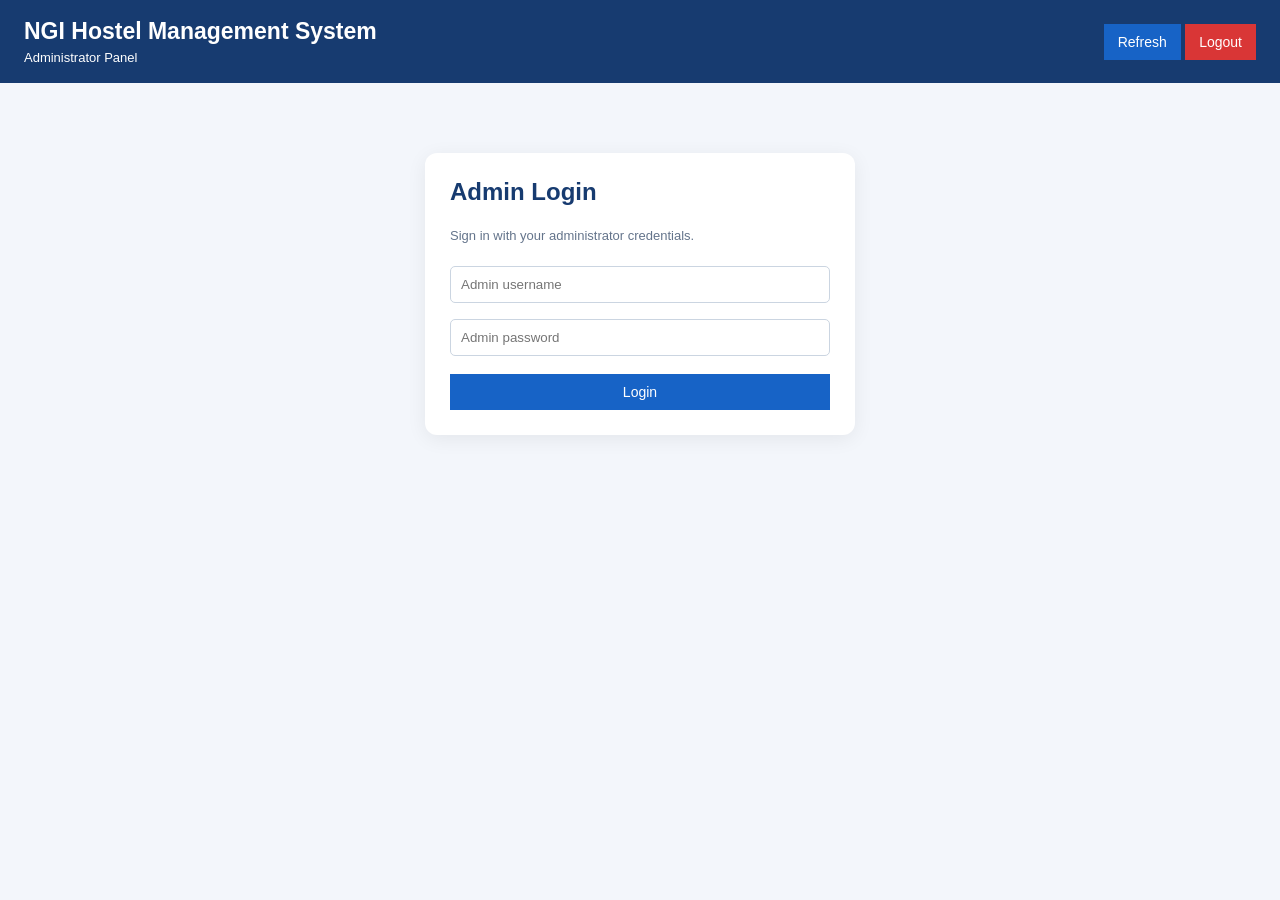
<file: csm/admin.html>
<!DOCTYPE html>

<html lang="en">
<head>
<meta charset="UTF-8">
<meta name="viewport" content="width=device-width, initial-scale=1.0">
<title>NGI Hostel - Admin Panel</title>
<style>
*{box-sizing:border-box}
body{margin:0;font-family:Arial,sans-serif;background:#f3f6fb;color:#243047}
header{background:#173b70;color:white;padding:18px 24px;display:flex;justify-content:space-between;align-items:center;gap:12px;flex-wrap:wrap}
header h1{margin:0;font-size:23px}
button{border:0;border:6px;padding:10px 14px;background:#1763c6;color:white;cursor:pointer;font-size:14px}
button:hover{opacity:.88}
.logout{background:#d93636}
.layout{display:flex;min-height:calc(100vh - 70px)}
.sidebar{width:220px;background:#fff;padding:18px 12px;box-shadow:2px 0 8px #0001;flex-shrink:0}
.sidebar button{width:100%;text-align:left;margin-bottom:8px;background:#fff;color:#243047}
.sidebar button.active,.sidebar button:hover{background:#1763c6;color:white}
main{flex:1;padding:24px;min-width:0}
.section{display:none}
.section.active{display:block}
h2{margin-top:0;color:#173b70}
.cards{display:grid;grid-template-columns:repeat(auto-fit,minmax(160px,1fr));gap:15px;margin:20px 0}
.card{background:#fff;border-radius:10px;padding:20px;box-shadow:0 3px 12px #0000000b;margin-bottom:18px}
.card h3{margin:0 0 12px;font-size:15px;color:#58657a}
.number{font-size:27px;font-weight:bold;color:#1763c6}
.table-wrap{overflow-x:auto;background:white;border-radius:9px}
table{width:100%;border-collapse:collapse;min-width:650px}
th,td{padding:12px;text-align:left;border-bottom:1px solid #e5eaf1;font-size:14px}
th{background:#eaf1fb;color:#173b70}
input,select{padding:10px;border:1px solid #cbd5e1;border-radius:5px;width:100%;max-width:260px;background:white}
.small-btn{padding:7px 10px;margin:2px}
.green{background:#16834a}
.red{background:#c93232}
.orange{background:#d97706}
.status{font-weight:bold}
.message{padding:12px;border-radius:6px;background:#fff3cd;color:#664d03;margin:12px 0;overflow-wrap:anywhere}
.success{background:#dff7e8;color:#146c39}
.error{background:#ffe5e5;color:#a32020}
.top-actions{display:flex;gap:10px;align-items:center;flex-wrap:wrap;margin-bottom:15px}
#loginPanel{max-width:430px;margin:70px auto;padding:25px;background:white;border-radius:12px;box-shadow:0 4px 20px #0001}
#loginPanel input{max-width:none;margin:8px 0;width:100%}
#loginPanel button{width:100%;margin-top:10px}
.hidden{display:none!important}
.note{font-size:13px;color:#64748b;line-height:1.5}
.attendance-form{display:flex;gap:12px;flex-wrap:wrap;align-items:end}
.attendance-form label{display:flex;flex-direction:column;gap:6px;font-size:13px;font-weight:bold;color:#46546b}
.attendance-form button{height:39px}
@media(max-width:700px){
.layout{display:block}
.sidebar{width:100%;display:flex;overflow-x:auto;gap:5px;padding:10px}
.sidebar button{min-width:max-content;width:auto;margin:0}
main{padding:14px}
header{padding:15px}
header h1{font-size:19px}
}
</style>
</head>
<body>

<header>
    <div>
        <h1>NGI Hostel Management System</h1>
        <div style="font-size:13px;margin-top:5px">Administrator Panel</div>
    </div>
    <div>
        <button onclick="refreshCurrent()">Refresh</button>
        <button class="logout" onclick="logoutAdmin()">Logout</button>
    </div>
</header>

<div id="loginPanel" class="hidden">
    <h2>Admin Login</h2>
    <p class="note">Sign in with your administrator credentials.</p>
    <input id="adminUsername" placeholder="Admin username" autocomplete="username">
    <input id="adminPassword" type="password" placeholder="Admin password" autocomplete="current-password">
    <button onclick="adminLogin()">Login</button>
    <div id="loginMessage"></div>
</div>

<div id="adminApp" class="layout">
<nav class="sidebar">
    <button class="active" onclick="showSection('dashboard',this)">Dashboard</button>
    <button onclick="showSection('students',this)">Students</button>
    <button onclick="showSection('outpasses',this)">Outpasses</button>
    <button onclick="showSection('complaints',this)">Complaints</button>
    <button onclick="showSection('attendance',this)">Attendance</button>
</nav>

<main>

<section id="dashboard" class="section active">
    <h2>Dashboard Overview</h2>
    <p>Welcome to the NGI Hostel Administration Panel.</p>
    <div class="cards">
        <div class="card"><h3>Registered Students</h3><div class="number" id="studentCount">0</div></div>
        <div class="card"><h3>Outpasses</h3><div class="number" id="outpassCount">0</div></div>
        <div class="card"><h3>Complaints</h3><div class="number" id="complaintCount">0</div></div>
    </div>
    <div id="dashboardMessage" class="message hidden"></div>
    <button onclick="loadDashboard()">Refresh Dashboard</button>
</section>

<section id="students" class="section">
    <h2>Registered Students</h2>
    <div class="top-actions">
        <input id="studentSearch" placeholder="Search student ID or name" oninput="renderStudents()">
        <button onclick="loadStudents()">Refresh Students</button>
    </div>
    <div class="table-wrap">
        <table>
            <thead><tr><th>Student ID</th><th>Name</th><th>Email</th><th>Phone</th><th>Academic Year</th></tr></thead>
            <tbody id="studentsTableBody"><tr><td colspan="5">Load student records.</td></tr></tbody>
        </table>
    </div>
    <div id="studentsMessage"></div>
</section>

<section id="outpasses" class="section">
    <h2>Outpass Management</h2>
    <div class="top-actions"><button onclick="loadOutpasses()">Refresh Outpasses</button></div>
    <div id="outpassMessage"></div>
    <div class="table-wrap">
        <table>
            <thead><tr><th>ID</th><th>Student ID</th><th>Reason</th><th>Date</th><th>Status</th><th>Action</th></tr></thead>
            <tbody id="outpassesTableBody"><tr><td colspan="6">Load outpasses.</td></tr></tbody>
        </table>
    </div>
</section>

<section id="complaints" class="section">
    <h2>Complaint Management</h2>
    <div class="top-actions"><button onclick="loadComplaints()">Refresh Complaints</button></div>
    <div id="complaintMessage"></div>
    <div class="table-wrap">
        <table>
            <thead><tr><th>ID</th><th>Student ID</th><th>Complaint</th><th>Date</th><th>Status</th><th>Action</th></tr></thead>
            <tbody id="complaintsTableBody"><tr><td colspan="6">Load complaints.</td></tr></tbody>
        </table>
    </div>
</section>

<section id="attendance" class="section">
    <h2>Attendance Management</h2>

<div class="card">
    <h3>Mark Student Attendance</h3>
    <p class="note">Choose a registered student, date and attendance status.</p>
    <form id="attendanceForm" class="attendance-form">
        <label>Student
            <select id="attendanceStudent" required>
                <option value="">Select student</option>
            </select>
        </label>
        <label>Date
            <input id="attendanceDate" type="date" required>
        </label>
        <label>Status
            <select id="attendanceStatus" required>
                <option value="Present">Present</option>
                <option value="Absent">Absent</option>
            </select>
        </label>
        <button type="submit">Save Attendance</button>
    </form>
    <div id="attendanceMessage" aria-live="polite"></div>
</div>

<h3>Saved Attendance Records</h3>
<div class="top-actions">
    <input id="attendanceFilterDate" type="date">
    <button onclick="loadAttendance()">Load Attendance</button>
</div>

<div class="table-wrap">
    <table>
        <thead><tr><th>Student ID</th><th>Name</th><th>Date</th><th>Status</th></tr></thead>
        <tbody id="attendanceTableBody">
            <tr><td colspan="4">Loading attendance records...</td></tr>
        </tbody>
    </table>
</div>

</section>

</main>
</div>

<script>
const API_BASE = "https://hostel-management-system-api-426c.onrender.com";

let studentsData = [];
let outpassesData = [];
let complaintsData = [];
let attendanceData = [];

function getToken() {
    const keys = ["adminToken","admin_token","admin_token_key","token","authToken"];
    for (const storage of [sessionStorage,localStorage]) {
        for (const key of keys) {
            const value = storage.getItem(key);
            if (value && value !== "null" && value !== "undefined") return value;
        }
    }
    return "";
}

function setToken(token) {
    localStorage.setItem("adminToken",token);
    sessionStorage.setItem("adminToken",token);
}

function clearToken() {
    for (const storage of [sessionStorage,localStorage]) {
        ["adminToken","admin_token","admin_token_key","token","authToken"]
            .forEach(key => storage.removeItem(key));
    }
}

function showMessage(id,message,type="") {
    const el = document.getElementById(id);
    if (!el) return;
    el.textContent = message;
    el.className = type === "error" ? "message error" :
                   type === "success" ? "message success" : "message";
    el.classList.toggle("hidden",!message);
}

function escapeHTML(value) {
    return String(value ?? "").replace(/[&<>"']/g,c => ({
        "&":"&amp;","<":"&lt;",">":"&gt;",'"':"&quot;","'":"&#39;"
    }[c]));
}

function getArray(data,key) {
    if (Array.isArray(data)) return data;
    if (data && Array.isArray(data[key])) return data[key];
    return [];
}

async function api(path,options={}) {
    const headers = {...(options.headers || {})};
    const token = getToken();
    if (token) headers.Authorization = "Bearer " + token;
    if (options.body && !headers["Content-Type"]) {
        headers["Content-Type"] = "application/json";
    }

    const response = await fetch(API_BASE + path,{...options,headers});
    let data = {};
    try { data = await response.json(); } catch(e) {}

    if (!response.ok || data.success === false) {
        throw new Error(data.message || data.error || ("Request failed: " + response.status));
    }
    return data;
}

function showSection(id,button) {
    document.querySelectorAll(".section").forEach(s => s.classList.remove("active"));
    document.getElementById(id).classList.add("active");
    document.querySelectorAll(".sidebar button").forEach(b => b.classList.remove("active"));
    if (button) button.classList.add("active");

    if (id === "dashboard") loadDashboard();
    if (id === "students") loadStudents();
    if (id === "outpasses") loadOutpasses();
    if (id === "complaints") loadComplaints();
    if (id === "attendance") {
        loadStudents().then(loadAttendance);
    }
}

async function adminLogin() {
    const username = document.getElementById("adminUsername").value.trim();
    const password = document.getElementById("adminPassword").value;
    const message = document.getElementById("loginMessage");
    message.textContent = "";

    if (!username || !password) {
        message.textContent = "Enter both username and password.";
        return;
    }

    try {
        const data = await api("/api/admin/login",{
            method:"POST",
            body:JSON.stringify({username,password})
        });
        const token = data.token || data.access_token || data.admin_token;
        if (!token) throw new Error("Login response did not contain an authentication token.");

        setToken(token);
        document.getElementById("loginPanel").classList.add("hidden");
        document.getElementById("adminApp").classList.remove("hidden");
        await loadDashboard();
    } catch(error) {
        message.textContent = error.message;
    }
}

function logoutAdmin() {
    clearToken();
    document.getElementById("adminApp").classList.add("hidden");
    document.getElementById("loginPanel").classList.remove("hidden");
}

async function loadDashboard() {
    try {
        const data = await api("/api/admin/dashboard");
        document.getElementById("studentCount").textContent =
            data.student_count ?? getArray(data,"students").length;
        document.getElementById("outpassCount").textContent =
            data.outpass_count ?? getArray(data,"outpasses").length;
        document.getElementById("complaintCount").textContent =
            data.complaint_count ?? getArray(data,"complaints").length;
        showMessage("dashboardMessage","Dashboard updated.","success");
    } catch(error) {
        showMessage("dashboardMessage",error.message,"error");
    }
}

async function loadStudents() {
    const body = document.getElementById("studentsTableBody");
    body.innerHTML = '<tr><td colspan="5">Loading students...</td></tr>';

    try {
        const data = await api("/api/admin/students");
        studentsData = getArray(data,"students");
        renderStudents();
        populateAttendanceStudents();
        return true;
    } catch(error) {
        body.innerHTML = `<tr><td colspan="5">${escapeHTML(error.message)}</td></tr>`;
        showMessage("studentsMessage",error.message,"error");
        return false;
    }
}

function renderStudents() {
    const query = (document.getElementById("studentSearch").value || "").toLowerCase();
    const filtered = studentsData.filter(s =>
        String(s.student_id || s.id || "").toLowerCase().includes(query) ||
        String(s.name || s.full_name || "").toLowerCase().includes(query)
    );

    document.getElementById("studentsTableBody").innerHTML = filtered.length
        ? filtered.map(s => `<tr>
            <td>${escapeHTML(s.student_id || s.id || "-")}</td>
            <td>${escapeHTML(s.name || s.full_name || "-")}</td>
            <td>${escapeHTML(s.email || "-")}</td>
            <td>${escapeHTML(s.phone || s.mobile || "-")}</td>
            <td>${escapeHTML(s.academic_year || s.year || "-")}</td>
        </tr>`).join("")
        : '<tr><td colspan="5">No matching students found.</td></tr>';
}

function populateAttendanceStudents() {
    const select = document.getElementById("attendanceStudent");
    const previous = select.value;
    select.innerHTML = '<option value="">Select student</option>';

    studentsData.forEach(s => {
        const id = s.student_id || s.id;
        if (!id) return;
        const option = document.createElement("option");
        option.value = id;
        option.textContent = `${id} - ${s.name || s.full_name || "Student"}`;
        select.appendChild(option);
    });

    if ([...select.options].some(o => o.value === previous)) select.value = previous;
}

async function loadOutpasses() {
    const body = document.getElementById("outpassesTableBody");
    body.innerHTML = '<tr><td colspan="6">Loading outpasses...</td></tr>';

    try {
        const data = await api("/api/admin/outpasses");
        outpassesData = getArray(data,"outpasses");

        body.innerHTML = outpassesData.length ? outpassesData.map(o => {
            const id = o.id ?? o.outpass_id;
            return `<tr>
                <td>${escapeHTML(id)}</td>
                <td>${escapeHTML(o.student_id || "-")}</td>
                <td>${escapeHTML(o.reason || o.purpose || "-")}</td>
                <td>${escapeHTML(o.date || o.out_date || o.created_at || "-")}</td>
                <td>${escapeHTML(o.status || "Pending")}</td>
                <td>
                    <button class="small-btn green" onclick="updateRequest('outpasses',${JSON.stringify(String(id))},'Approved')">Approve</button>
                    <button class="small-btn red" onclick="updateRequest('outpasses',${JSON.stringify(String(id))},'Rejected')">Reject</button>
                </td>
            </tr>`;
        }).join("") : '<tr><td colspan="6">No outpass records found.</td></tr>';
        showMessage("outpassMessage","","");
    } catch(error) {
        body.innerHTML = `<tr><td colspan="6">${escapeHTML(error.message)}</td></tr>`;
        showMessage("outpassMessage",error.message,"error");
    }
}

async function loadComplaints() {
    const body = document.getElementById("complaintsTableBody");
    body.innerHTML = '<tr><td colspan="6">Loading complaints...</td></tr>';

    try {
        const data = await api("/api/admin/complaints");
        complaintsData = getArray(data,"complaints");

        body.innerHTML = complaintsData.length ? complaintsData.map(c => {
            const id = c.id ?? c.complaint_id;
            return `<tr>
                <td>${escapeHTML(id)}</td>
                <td>${escapeHTML(c.student_id || "-")}</td>
                <td>${escapeHTML(c.complaint || c.description || c.message || "-")}</td>
                <td>${escapeHTML(c.date || c.created_at || "-")}</td>
                <td>${escapeHTML(c.status || "Pending")}</td>
                <td>
                    <button class="small-btn green" onclick="updateRequest('complaints',${JSON.stringify(String(id))},'Resolved')">Resolve</button>
                    <button class="small-btn orange" onclick="updateRequest('complaints',${JSON.stringify(String(id))},'In Progress')">In Progress</button>
                </td>
            </tr>`;
        }).join("") : '<tr><td colspan="6">No complaints found.</td></tr>';
        showMessage("complaintMessage","","");
    } catch(error) {
        body.innerHTML = `<tr><td colspan="6">${escapeHTML(error.message)}</td></tr>`;
        showMessage("complaintMessage",error.message,"error");
    }
}

async function updateRequest(type,id,status) {
    if (!confirm("Change status to " + status + "?")) return;

    try {
        const singular = type === "outpasses" ? "outpass" : "complaint";
        const data = await api(`/api/admin/${singular}/${encodeURIComponent(id)}/status`,{
            method:"POST",
            body:JSON.stringify({status})
        });
        showMessage(type === "outpasses" ? "outpassMessage" : "complaintMessage",
            data.message || "Status updated.","success");
        if (type === "outpasses") await loadOutpasses();
        else await loadComplaints();
    } catch(error) {
        showMessage(type === "outpasses" ? "outpassMessage" : "complaintMessage",
            "Status update failed: " + error.message,"error");
    }
}

document.getElementById("attendanceForm").addEventListener("submit",async function(event) {
    event.preventDefault();

    const studentId = document.getElementById("attendanceStudent").value;
    const date = document.getElementById("attendanceDate").value;
    const status = document.getElementById("attendanceStatus").value;
    const student = studentsData.find(s => String(s.student_id || s.id) === studentId);

    if (!studentId || !date || !status) {
        showMessage("attendanceMessage","Select a student, date and status.","error");
        return;
    }

    try {
        const result = await api("/api/admin/attendance",{
            method:"POST",
            body:JSON.stringify({
                student_id:studentId,
                attendance_date:date,
                status:status
            })
        });

        showMessage("attendanceMessage",
            result.message || `Attendance saved: ${student?.name || studentId} — ${status}.`,
            "success");

        await loadAttendance();
    } catch(error) {
        showMessage("attendanceMessage","Could not save attendance: " + error.message,"error");
    }
});

async function loadAttendance() {
    const body = document.getElementById("attendanceTableBody");
    body.innerHTML = '<tr><td colspan="4">Loading attendance...</td></tr>';

    try {
        const data = await api("/api/admin/attendance");
        attendanceData = getArray(data,"attendance");

        const date = document.getElementById("attendanceFilterDate").value;
        const filtered = date ? attendanceData.filter(r =>
            String(r.attendance_date || r.date || "").slice(0,10) === date
        ) : attendanceData;

        body.innerHTML = filtered.length ? filtered.map(r => `<tr>
            <td>${escapeHTML(r.student_id || "-")}</td>
            <td>${escapeHTML(r.student_name || r.name || "-")}</td>
            <td>${escapeHTML(r.attendance_date || r.date || "-")}</td>
            <td><strong>${escapeHTML(r.status || "-")}</strong></td>
        </tr>`).join("") : '<tr><td colspan="4">No attendance records found for this date.</td></tr>';
    } catch(error) {
        body.innerHTML = `<tr><td colspan="4">${escapeHTML(error.message)}</td></tr>`;
        showMessage("attendanceMessage",error.message,"error");
    }
}

function refreshCurrent() {
    const active = document.querySelector(".section.active");
    if (!active) return;
    const id = active.id;
    if (id === "dashboard") loadDashboard();
    else if (id === "students") loadStudents();
    else if (id === "outpasses") loadOutpasses();
    else if (id === "complaints") loadComplaints();
    else if (id === "attendance") loadStudents().then(loadAttendance);
}

const today = new Date();
const localDate = `${today.getFullYear()}-${String(today.getMonth()+1).padStart(2,"0")}-${String(today.getDate()).padStart(2,"0")}`;
document.getElementById("attendanceDate").value = localDate;
document.getElementById("attendanceFilterDate").value = localDate;

if (getToken()) {
    document.getElementById("loginPanel").classList.add("hidden");
    document.getElementById("adminApp").classList.remove("hidden");
    loadDashboard();
} else {
    document.getElementById("adminApp").classList.add("hidden");
    document.getElementById("loginPanel").classList.remove("hidden");
}
</script>

</body>
</html>
</file>
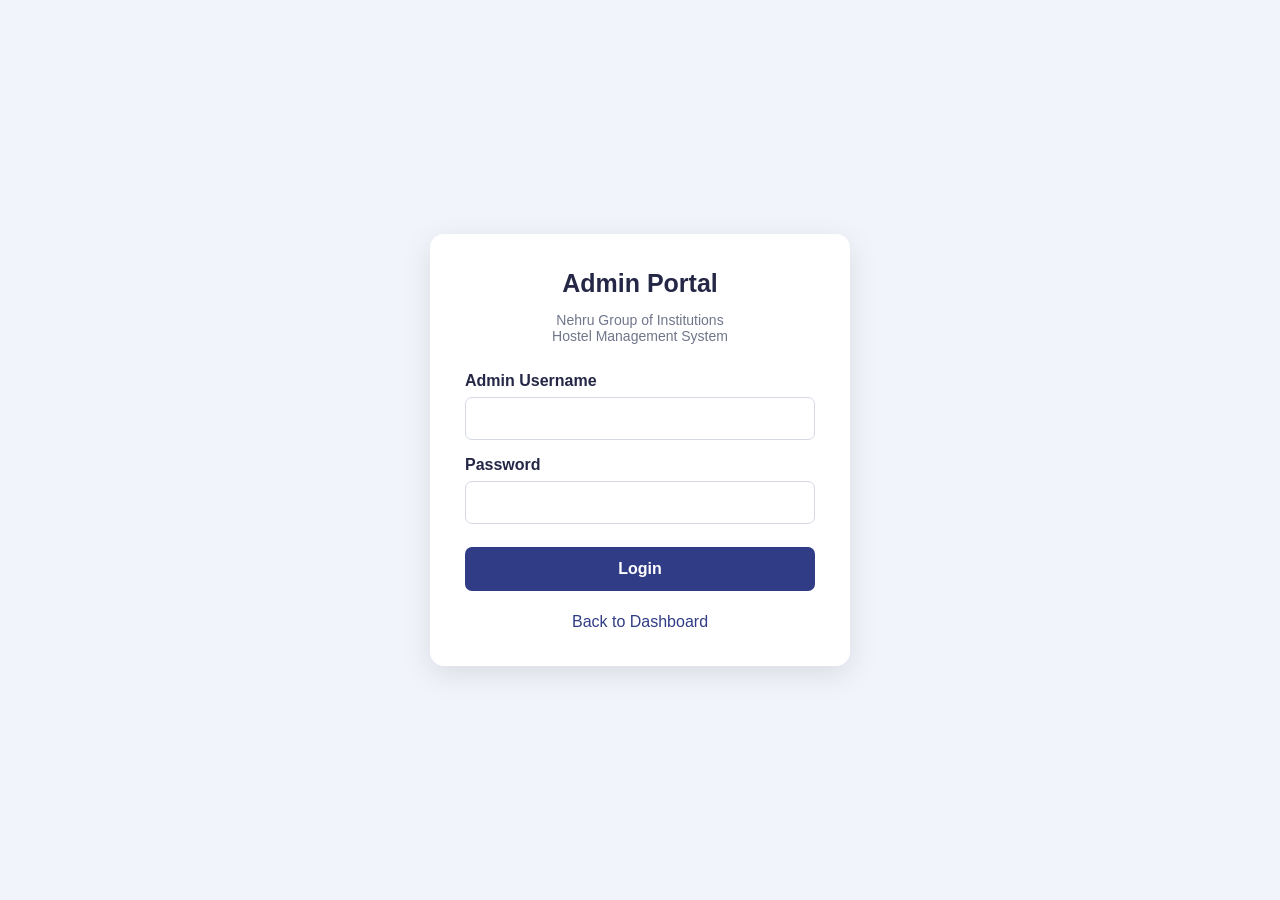
<file: csm/adminlogin.html>
<!DOCTYPE html>
<html lang="en">
<head>
    <meta charset="UTF-8">
    <meta name="viewport" content="width=device-width, initial-scale=1.0">
    <title>Admin Login | NGI Hostel Management System</title>

    <style>
        * {
            box-sizing: border-box;
        }

        body {
            margin: 0;
            min-height: 100vh;
            display: flex;
            align-items: center;
            justify-content: center;
            padding: 20px;
            font-family: Arial, sans-serif;
            background: #f1f4fb;
            color: #252747;
        }

        .login-container {
            width: 100%;
            max-width: 420px;
            padding: 35px;
            background: white;
            border-radius: 14px;
            box-shadow: 0 8px 30px rgba(0, 0, 0, 0.1);
        }

        h1 {
            margin: 0 0 8px;
            text-align: center;
            color: #252747;
            font-size: 25px;
        }

        .subtitle {
            margin-bottom: 28px;
            text-align: center;
            color: #70758a;
            font-size: 14px;
        }

        label {
            display: block;
            margin: 16px 0 7px;
            font-weight: bold;
        }

        input {
            width: 100%;
            padding: 12px;
            border: 1px solid #d5d9e5;
            border-radius: 7px;
            font-size: 15px;
        }

        input:focus {
            outline: 2px solid #6978d8;
            border-color: #6978d8;
        }

        button {
            width: 100%;
            margin-top: 23px;
            padding: 13px;
            border: none;
            border-radius: 7px;
            background: #303c85;
            color: white;
            font-size: 16px;
            font-weight: bold;
            cursor: pointer;
        }

        button:disabled {
            opacity: 0.65;
            cursor: wait;
        }

        #message {
            display: none;
            margin-top: 16px;
            padding: 12px;
            border-radius: 7px;
            font-size: 14px;
            overflow-wrap: anywhere;
        }

        .error {
            display: block !important;
            background: #fff0f0;
            color: #b42318;
        }

        .success {
            display: block !important;
            background: #eaf8ef;
            color: #16743b;
        }

        .back-link {
            display: block;
            margin-top: 22px;
            text-align: center;
            color: #303c85;
            text-decoration: none;
        }
    </style>
</head>

<body>

    <main class="login-container">
        <h1>Admin Portal</h1>

        <p class="subtitle">
            Nehru Group of Institutions<br>
            Hostel Management System
        </p>

        <form id="adminLoginForm">
            <label for="username">Admin Username</label>
            <input
                type="text"
                id="username"
                name="username"
                autocomplete="username"
                required
            >

            <label for="password">Password</label>
            <input
                type="password"
                id="password"
                name="password"
                autocomplete="current-password"
                required
            >

            <button type="submit" id="loginButton">
                Login
            </button>
        </form>

        <div id="message" role="alert"></div>

        <a class="back-link" href="dashboard.html">
            Back to Dashboard
        </a>
    </main>

    <script>
        const API_BASE =
            "https://hostel-management-system-api-426c.onrender.com";

        const form = document.getElementById("adminLoginForm");
        const button = document.getElementById("loginButton");
        const message = document.getElementById("message");

        function showMessage(text, type) {
            message.textContent = text;
            message.className = type;
        }

        form.addEventListener("submit", async function (event) {
            event.preventDefault();

            const username =
                document.getElementById("username").value.trim();

            const password =
                document.getElementById("password").value;

            button.disabled = true;
            button.textContent = "Logging in...";
            message.className = "";
            message.textContent = "";

            try {
                const response = await fetch(
                    API_BASE + "/api/admin/login",
                    {
                        method: "POST",
                        headers: {
                            "Content-Type": "application/json"
                        },
                        body: JSON.stringify({
                            username: username,
                            password: password
                        })
                    }
                );

                const result = await response.json();

                if (!response.ok || result.success !== true) {
                    throw new Error(
                        result.message ||
                        result.error ||
                        "Login failed. Check your admin credentials."
                    );
                }

                if (!result.token) {
                    throw new Error(
                        "Login succeeded, but the server did not return an admin token."
                    );
                }

                localStorage.setItem("adminToken", result.token);

                showMessage("Login successful. Opening Admin Portal...", "success");

                window.location.href = "admin.html";

            } catch (error) {
                console.error("Admin login error:", error);

                if (error instanceof TypeError) {
                    showMessage(
                        "Network or CORS error. Check the browser console and ensure the deployed frontend is using this updated file.",
                        "error"
                    );
                } else {
                    showMessage(error.message, "error");
                }
            } finally {
                button.disabled = false;
                button.textContent = "Login";
            }
        });
    </script>

</body>
</html>
</file>
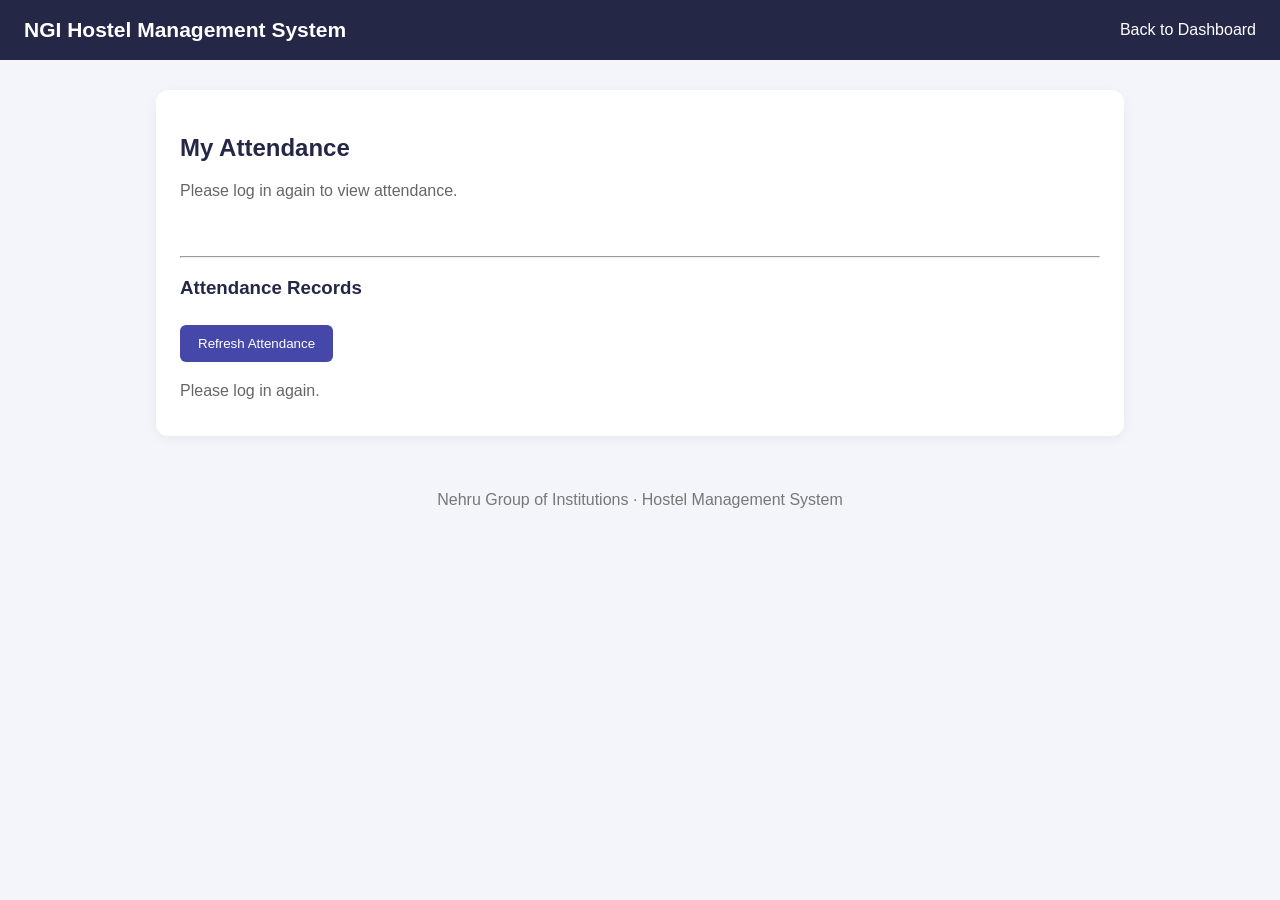
<file: csm/attendance.html>
<!DOCTYPE html>
<html lang="en">
<head>
<meta charset="UTF-8">
<meta name="viewport" content="width=device-width, initial-scale=1.0">
<title>My Attendance | NGI Hostel Management System</title>
<style>
*{box-sizing:border-box}
body{margin:0;font-family:Arial,sans-serif;background:#f3f5fa;color:#252747}
header{background:#252747;color:white;padding:18px 24px;display:flex;justify-content:space-between;align-items:center;flex-wrap:wrap;gap:12px}
header h1{font-size:21px;margin:0}
header a{color:white;text-decoration:none}
main{max-width:1000px;margin:30px auto;padding:0 16px}
.panel{background:white;padding:24px;border-radius:12px;margin-bottom:20px;box-shadow:0 3px 12px #0000000d}
.student-info{color:#666}
label{display:block;margin:15px 0 7px;font-weight:bold}
input[type=date]{width:100%;max-width:320px;padding:11px;border:1px solid #ccd1df;border-radius:6px;font-size:16px}
button{background:#4548a8;color:white;border:none;padding:11px 18px;border-radius:6px;cursor:pointer;margin:8px 5px 8px 0}
.record{padding:16px;margin:12px 0;border:1px solid #e4e6ef;border-radius:8px}
.record p{margin:7px 0}
.status{display:inline-block;padding:5px 10px;border-radius:5px;background:#e8f5e9;color:#207245;font-weight:bold}
.message{padding:12px 0;color:#666;overflow-wrap:anywhere}
footer{text-align:center;padding:25px;color:#777}
</style>
</head>
<body>
<header>
<h1>NGI Hostel Management System</h1>
<a href="dashboard.html">Back to Dashboard</a>
</header>

<main>
<section class="panel">
<h2>My Attendance</h2>
<p id="studentInfo" class="student-info"></p>

<form id="attendanceForm">
<label for="attendanceDate">Select Attendance Date</label>
<input type="date" id="attendanceDate" required>
<br>
<button type="submit" id="submitButton">Submit</button>
</form>

<p id="submitMessage" class="message" role="status"></p>

<hr>
<h3>Attendance Records</h3>
<button type="button" id="refreshButton">Refresh Attendance</button>
<div id="attendanceRecords" class="message">Loading attendance...</div>
</section>
</main>

<footer>Nehru Group of Institutions · Hostel Management System</footer>

<script>
const API_BASE="https://hostel-management-system-api-426c.onrender.com";
const studentInfo=document.getElementById("studentInfo");
const recordsContainer=document.getElementById("attendanceRecords");
const submitMessage=document.getElementById("submitMessage");
const form=document.getElementById("attendanceForm");
const submitButton=document.getElementById("submitButton");
const dateInput=document.getElementById("attendanceDate");

function getStudent(){
    const saved=sessionStorage.getItem("loggedInStudent")||
        sessionStorage.getItem("loggedInUser")||
        localStorage.getItem("currentUser");
    if(!saved)return null;
    try{return JSON.parse(saved)}catch{return null}
}

function getToday(){
    const d=new Date();
    return `${d.getFullYear()}-${String(d.getMonth()+1).padStart(2,"0")}-${String(d.getDate()).padStart(2,"0")}`;
}

dateInput.max=getToday();
dateInput.value=getToday();

function showStudent(){
    const student=getStudent();
    if(!student||!student.student_id){
        studentInfo.textContent="Please log in again to view attendance.";
        form.hidden=true;
        return null;
    }
    studentInfo.textContent="Student: "+(student.name||student.username||"Student")+
        " | Student ID: "+student.student_id;
    return student;
}

form.addEventListener("submit",async function(event){
    event.preventDefault();
    const student=showStudent();
    if(!student)return;

    submitButton.disabled=true;
    submitMessage.textContent="Submitting...";

    try{
        const response=await fetch(API_BASE+"/api/attendance",{
            method:"POST",
            headers:{"Content-Type":"application/json"},
            body:JSON.stringify({
                student_id:student.student_id,
                attendance_date:dateInput.value,
                status:"Present"
            })
        });

        const data=await response.json().catch(()=>({}));
        if(!response.ok||data.success!==true){
            throw new Error(data.message||"Request failed ("+response.status+").");
        }

        submitMessage.textContent="Attendance submitted successfully.";
        await loadAttendance();
    }catch(error){
        console.error(error);
        submitMessage.textContent="Attendance could not be submitted: "+error.message;
    }finally{
        submitButton.disabled=false;
    }
});

async function loadAttendance(){
    const student=showStudent();
    if(!student){
        recordsContainer.textContent="Please log in again.";
        return;
    }

    recordsContainer.textContent="Loading attendance...";

    try{
        const response=await fetch(API_BASE+"/api/attendance?student_id="+
            encodeURIComponent(student.student_id));
        const data=await response.json().catch(()=>({}));

        if(!response.ok||data.success!==true){
            throw new Error(data.message||"Request failed ("+response.status+").");
        }

        recordsContainer.replaceChildren();
        const records=data.attendance||[];

        if(records.length===0){
            recordsContainer.textContent="No attendance records found.";
            return;
        }

        records.forEach(record=>{
            const card=document.createElement("div");
            card.className="record";

            const date=document.createElement("p");
            date.textContent="Date: "+record.attendance_date;

            const status=document.createElement("span");
            status.className="status";
            status.textContent=record.status;

            card.append(date,status);
            recordsContainer.appendChild(card);
        });
    }catch(error){
        console.error(error);
        recordsContainer.textContent="Could not load attendance: "+error.message;
    }
}

document.getElementById("refreshButton").addEventListener("click",loadAttendance);
showStudent();
loadAttendance();
</script>
</body>
</html>
</file>
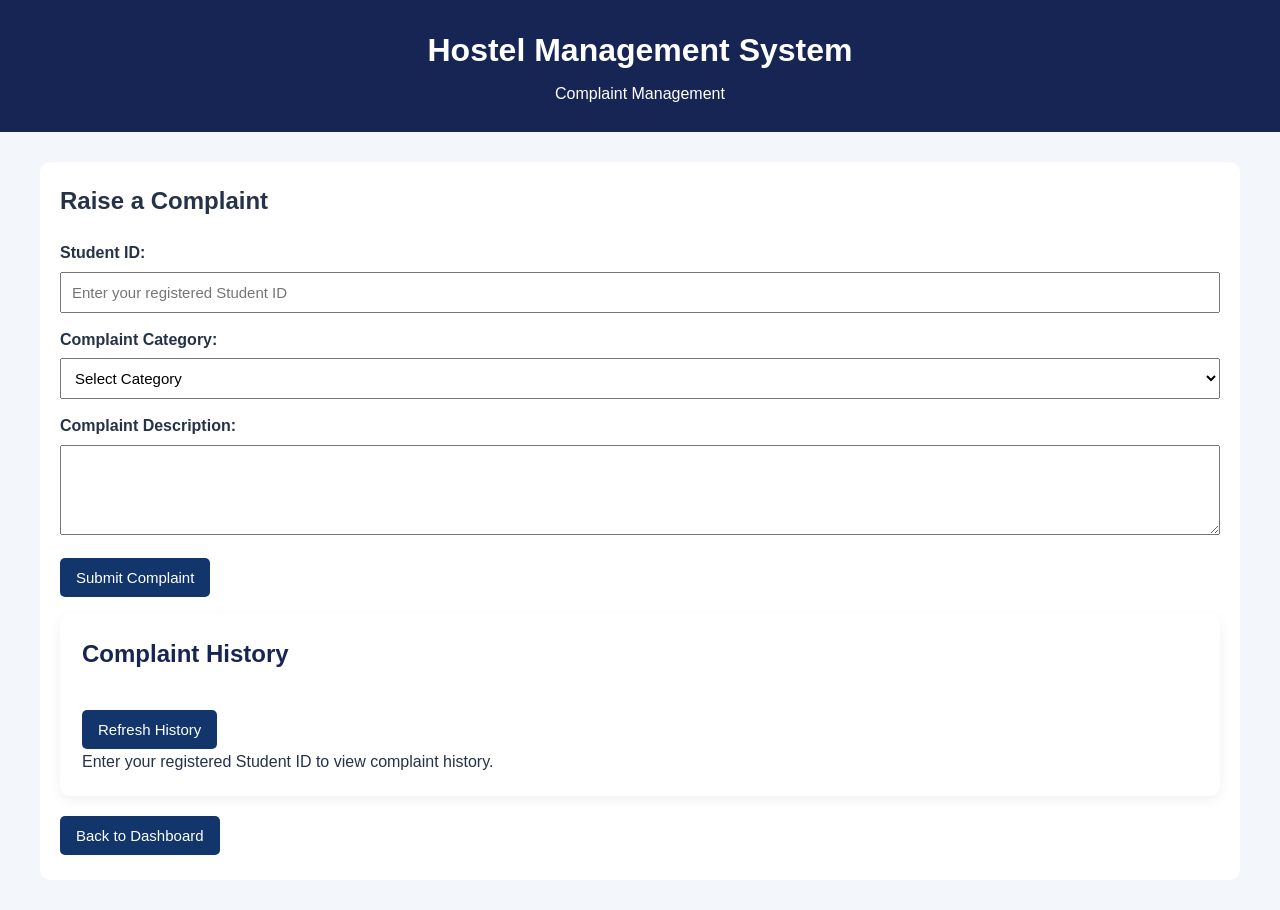
<file: csm/complaint.html>
<!DOCTYPE html><html lang="en">
<head>
<meta charset="UTF-8">
<meta name="viewport" content="width=device-width, initial-scale=1.0">
<title>Hostel Complaints</title>
<link rel="stylesheet" href="style.css">
<style>
body{font-family:Arial,sans-serif;margin:0;background:#f3f6fb;color:#263247}
header{background:#12366b;color:white;padding:20px;text-align:center}
main{max-width:650px;margin:25px auto;padding:20px;background:white;border-radius:10px}
label{display:block;margin-top:14px;font-weight:bold}
input,select,textarea{width:100%;padding:10px;margin-top:6px;box-sizing:border-box}
button{padding:11px 16px;margin-top:16px;border:0;border-radius:5px;background:#12366b;color:white;cursor:pointer}
.record{border:1px solid #ddd;border-radius:6px;padding:12px;margin:12px 0;overflow-wrap:anywhere}
</style>
</head>
<body>
<header>
<h1>Hostel Management System</h1>
<p>Complaint Management</p>
</header><main>
<h2>Raise a Complaint</h2><form id="complaintForm">
<label for="studentId">Student ID:</label>
<input id="studentId" required placeholder="Enter your registered Student ID"><label for="category">Complaint Category:</label>
<select id="category" required>

<option value="">Select Category</option>
<option>Room Maintenance</option>
<option>Food Quality</option>
<option>Water Supply</option>
<option>Cleanliness</option>
<option>Electricity</option>
<option>Other</option>
</select><label for="description">Complaint Description:</label>

<textarea id="description" rows="4" required></textarea><button type="submit" id="submitButton">Submit Complaint</button>

<p id="complaintMessage" role="status"></p>
</form><section class="panel">
<h2>Complaint History</h2>
<button type="button" id="refreshButton">Refresh History</button>
<div id="complaintHistory">Loading complaints...</div>
</section><button type="button" onclick="location.href='dashboard.html'">Back to Dashboard</button>

</main><script>
const API_BASE = "https://hostel-management-system-api-426c.onrender.com";

function findStudentId() {
    const keys = ["student_id", "studentId", "loggedInStudentId", "currentStudentId", "username"];
    for (const key of keys) {
        const value = localStorage.getItem(key) || sessionStorage.getItem(key);
        if (value && /^STU\d+$/i.test(value.trim())) return value.trim();
    }
    return "";
}

function getToken() {
    const keys = ["studentToken", "student_token", "token", "authToken", "access_token"];
    for (const key of keys) {
        const value = localStorage.getItem(key) || sessionStorage.getItem(key);
        if (value) return value;
    }
    return "";
}

function safe(value) {
    return String(value ?? "").replace(/[&<>"']/g, c => ({
        "&":"&amp;", "<":"&lt;", ">":"&gt;", '"':"&quot;", "'":"&#39;"
    })[c]);
}

const studentInput = document.getElementById("studentId");
studentInput.value = findStudentId();

document.getElementById("complaintForm").addEventListener("submit", async function(event) {
    event.preventDefault();

    const studentId = studentInput.value.trim();
    const category = document.getElementById("category").value;
    const description = document.getElementById("description").value.trim();
    const message = document.getElementById("complaintMessage");
    const button = document.getElementById("submitButton");

    if (!studentId) {
        message.textContent = "Enter your registered Student ID.";
        return;
    }

    button.disabled = true;
    message.textContent = "Submitting complaint...";

    try {
        const response = await fetch(API_BASE + "/api/complaints", {
            method: "POST",
            headers: {
                "Content-Type": "application/json",
                ...(getToken() ? {"Authorization": "Bearer " + getToken()} : {})
            },
            body: JSON.stringify({
                student_id: studentId,
                category: category,
                description: description
            })
        });

        const data = await response.json().catch(() => ({}));

        if (!response.ok) {
            throw new Error(data.error || data.message || "Request failed (" + response.status + ").");
        }

        message.textContent = data.message || "Complaint submitted successfully.";
        document.getElementById("description").value = "";
        document.getElementById("category").value = "";
        await showComplaints();
    } catch (error) {
        message.textContent = "Could not submit complaint: " + error.message;
    } finally {
        button.disabled = false;
    }
});

async function showComplaints() {
    const history = document.getElementById("complaintHistory");
    const studentId = studentInput.value.trim();

    if (!studentId) {
        history.textContent = "Enter your registered Student ID to view complaint history.";
        return;
    }

    try {
        const response = await fetch(
            API_BASE + "/api/complaints?student_id=" + encodeURIComponent(studentId),
            {headers: getToken() ? {"Authorization":"Bearer " + getToken()} : {}}
        );

        const data = await response.json().catch(() => ({}));
        if (!response.ok) {
            throw new Error(data.error || data.message || "Could not load complaint history.");
        }

        const records = Array.isArray(data) ? data : (data.complaints || data.records || []);

        if (!records.length) {
            history.textContent = "No complaints submitted yet.";
            return;
        }

        history.innerHTML = records.slice().reverse().map(record => `
            <div class="record">
                <h3>${safe(record.category)}</h3>
                <p><strong>Description:</strong> ${safe(record.description)}</p>
                <p><strong>Date:</strong> ${safe(record.created_at || record.date || "—")}</p>
                <p><strong>Status:</strong> ${safe(record.status || "Pending")}</p>
            </div>
        `).join("");
    } catch (error) {
        history.textContent = "Could not load complaint history: " + error.message;
    }
}

document.getElementById("refreshButton").addEventListener("click", showComplaints);
studentInput.addEventListener("change", showComplaints);
showComplaints();
</script></body>
</html>
</file>
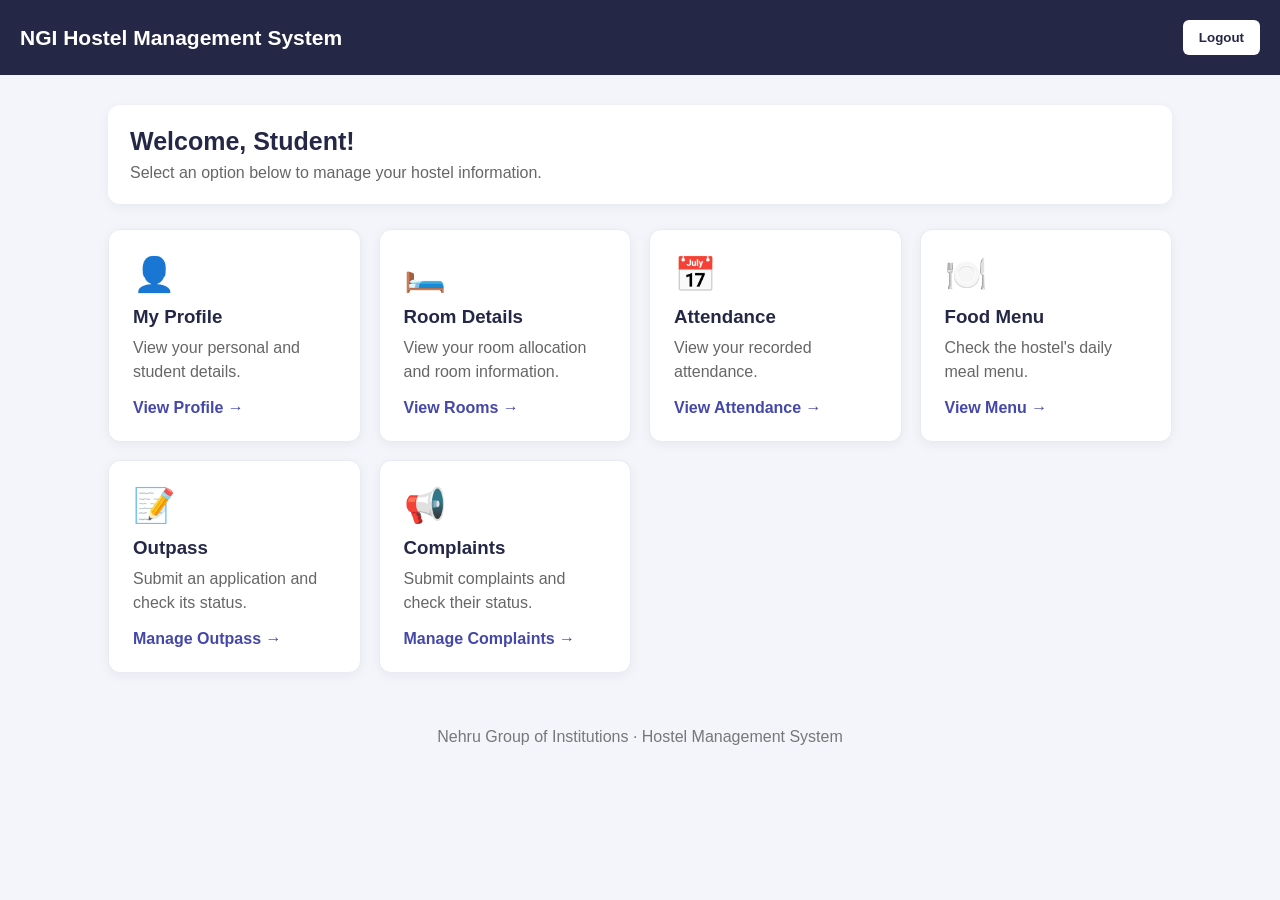
<file: csm/dashboard.html>
<!DOCTYPE html><html lang="en">
<head>
<meta charset="UTF-8">
<meta name="viewport" content="width=device-width, initial-scale=1.0">
<title>Student Dashboard | NGI Hostel Management System</title><style>
*{box-sizing:border-box}
body{
    margin:0;
    font-family:Arial,sans-serif;
    background:#f3f5fa;
    color:#252747;
}
header{
    background:#252747;
    color:white;
    padding:20px;
    display:flex;
    justify-content:space-between;
    align-items:center;
    flex-wrap:wrap;
    gap:12px;
}
header h2{margin:0;font-size:21px}
header button{
    padding:10px 16px;
    background:#fff;
    color:#252747;
    border:0;
    border-radius:6px;
    cursor:pointer;
    font-weight:bold;
}
.container{max-width:1100px;margin:30px auto;padding:0 18px}
.welcome{
    background:white;
    padding:22px;
    border-radius:12px;
    margin-bottom:25px;
    box-shadow:0 3px 12px #0000000d;
}
.welcome h1{margin:0 0 8px;font-size:25px}
.welcome p{margin:0;color:#666}
.dashboard{
    display:grid;
    grid-template-columns:repeat(auto-fit,minmax(220px,1fr));
    gap:18px;
}
.card{
    display:block;
    background:white;
    padding:24px;
    border-radius:12px;
    text-decoration:none;
    color:#252747;
    box-shadow:0 3px 12px #0000000d;
    border:1px solid #e9eaf2;
    transition:transform .2s,box-shadow .2s;
}
.card:hover{
    transform:translateY(-4px);
    box-shadow:0 7px 20px #00000012;
}
.icon{font-size:34px;margin-bottom:12px}
.card h3{margin:0 0 8px}
.card p{color:#666;line-height:1.5;margin:0 0 15px}
.card span{color:#4548a8;font-weight:bold}
footer{text-align:center;padding:25px;color:#777}
</style></head><body>
<header>
    <h2>NGI Hostel Management System</h2>
    <button onclick="logout()">Logout</button>
</header><main class="container">
    <section class="welcome">
        <h1 id="welcomeText">Welcome, Student!</h1>
        <p>Select an option below to manage your hostel information.</p>
    </section><section class="dashboard">

    <a class="card" href="profile.html">
        <div class="icon">👤</div>
        <h3>My Profile</h3>
        <p>View your personal and student details.</p>
        <span>View Profile →</span>
    </a>

    <a class="card" href="room.html">
        <div class="icon">🛏️</div>
        <h3>Room Details</h3>
        <p>View your room allocation and room information.</p>
        <span>View Rooms →</span>
    </a>

    <a class="card" href="attendance.html">
        <div class="icon">📅</div>
        <h3>Attendance</h3>
        <p>View your recorded attendance.</p>
        <span>View Attendance →</span>
    </a>

    <a class="card" href="food.html">
        <div class="icon">🍽️</div>
        <h3>Food Menu</h3>
        <p>Check the hostel's daily meal menu.</p>
        <span>View Menu →</span>
    </a>

    <a class="card" href="outpass.html">
        <div class="icon">📝</div>
        <h3>Outpass</h3>
        <p>Submit an application and check its status.</p>
        <span>Manage Outpass →</span>
    </a>

    <a class="card" href="complaint.html">
        <div class="icon">📢</div>
        <h3>Complaints</h3>
        <p>Submit complaints and check their status.</p>
        <span>Manage Complaints →</span>
    </a>

</section>

</main><footer>
    Nehru Group of Institutions · Hostel Management System
</footer><script>
const studentData =
    sessionStorage.getItem("loggedInStudent") ||
    localStorage.getItem("currentUser");

if (studentData) {
    try {
        const student = JSON.parse(studentData);
        const name = student.name || student.username || "Student";
        document.getElementById("welcomeText").textContent =
            "Welcome, " + name + "!";
    } catch (error) {
        document.getElementById("welcomeText").textContent =
            "Welcome, Student!";
    }
}

function logout() {
    sessionStorage.removeItem("loggedInStudent");
    sessionStorage.removeItem("loggedInUser");
    localStorage.removeItem("currentUser");
    window.location.href = "login.html";
}
</script></body>
</html>
</file>
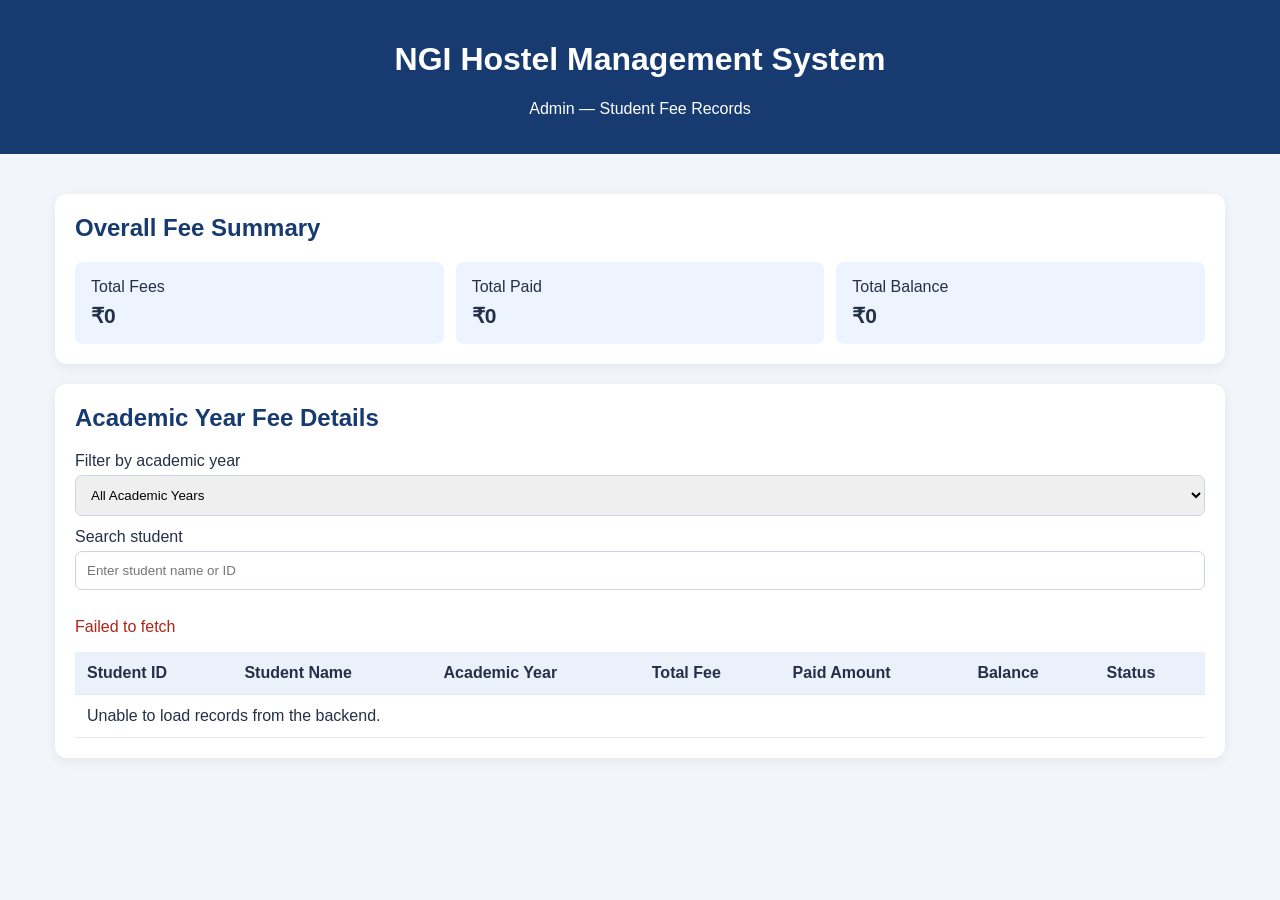
<file: csm/fees.html>
<!DOCTYPE html>
<html lang="en">
<head>
<meta charset="UTF-8">
<meta name="viewport" content="width=device-width, initial-scale=1.0">
<title>NGI Hostel Admin - Fees</title>

<style>
*{box-sizing:border-box}
body{margin:0;font-family:Arial,sans-serif;background:#f2f5fa;color:#243047}
header{background:#173b70;color:white;padding:20px;text-align:center}
.container{max-width:1200px;margin:25px auto;padding:15px}
.card{background:white;padding:20px;border-radius:12px;margin-bottom:20px;box-shadow:0 3px 12px #00000010}
h2{color:#173b70;margin-top:0}
.summary{display:grid;grid-template-columns:repeat(3,1fr);gap:12px}
.box{background:#edf4ff;padding:16px;border-radius:8px}
.box strong{display:block;font-size:21px;margin-top:8px}
input,select{padding:11px;border:1px solid #ccd4e0;border-radius:7px;width:100%;margin:5px 0 12px}
.table-wrap{overflow-x:auto}
table{width:100%;border-collapse:collapse;min-width:750px}
th,td{padding:12px;text-align:left;border-bottom:1px solid #e5eaf1}
th{background:#eaf1fb}
.paid{color:#168044;font-weight:bold}
.pending{color:#c17a00;font-weight:bold}
.error{color:#b42318}
.muted{color:#64748b}
@media(max-width:600px){.summary{grid-template-columns:1fr}}
</style>
</head>

<body>
<header>
<h1>NGI Hostel Management System</h1>
<p>Admin — Student Fee Records</p>
</header>

<main class="container">

<section class="card">
<h2>Overall Fee Summary</h2>
<div class="summary">
<div class="box">Total Fees<strong id="grandTotal">₹0</strong></div>
<div class="box">Total Paid<strong id="grandPaid">₹0</strong></div>
<div class="box">Total Balance<strong id="grandBalance">₹0</strong></div>
</div>
</section>

<section class="card">
<h2>Academic Year Fee Details</h2>

<label for="yearFilter">Filter by academic year</label>
<select id="yearFilter">
<option value="all">All Academic Years</option>
<option value="1">First Year</option>
<option value="2">Second Year</option>
<option value="3">Third Year</option>
<option value="4">Fourth Year</option>
</select>

<label for="searchStudent">Search student</label>
<input id="searchStudent" type="text" placeholder="Enter student name or ID">

<p id="message" class="muted">Loading student fee records...</p>

<div class="table-wrap">
<table>
<thead>
<tr>
<th>Student ID</th>
<th>Student Name</th>
<th>Academic Year</th>
<th>Total Fee</th>
<th>Paid Amount</th>
<th>Balance</th>
<th>Status</th>
</tr>
</thead>
<tbody id="feeRecords">
<tr><td colspan="7">Loading records...</td></tr>
</tbody>
</table>
</div>
</section>

</main>

<script>
const API_BASE="https://hostel-management-system-api-426c.onrender.com";

const YEAR_FEES={1:3000,2:4000,3:5000,4:6000};

const YEAR_NAMES={
  1:"First Year",
  2:"Second Year",
  3:"Third Year",
  4:"Fourth Year"
};

let allRecords=[];

function money(value){
  return "₹"+Number(value||0).toLocaleString("en-IN");
}

function getValue(obj,keys,fallback=""){
  for(const key of keys){
    if(obj[key]!==undefined && obj[key]!==null && obj[key]!==""){
      return obj[key];
    }
  }
  return fallback;
}

function normalizeStudent(row){
  return {
    id:String(getValue(row,["student_id","studentId","register_number","id"],"Unknown")),
    name:String(getValue(row,["name","student_name","full_name","username"],"Student")),
    courseYear:Number(getValue(row,["year_of_study","current_year","study_year","student_year"],1))
  };
}

function normalizeFee(row){
  const year=Number(getValue(row,["academic_year","year","year_of_study"],0));
  if(year<1 || year>4)return null;

  const total=Number(getValue(row,["total_amount","total_fee","total"],YEAR_FEES[year]));
  const paid=Number(getValue(row,["paid_amount","amount_paid","paid"],0));
  const safePaid=Math.min(total,Math.max(0,paid));
  const balance=Math.max(0,total-safePaid);

  return {
    year,
    total,
    paid:safePaid,
    balance,
    status:balance===0?"Paid":"Pending"
  };
}

function render(){
  const filter=document.getElementById("yearFilter").value;
  const search=document.getElementById("searchStudent").value.toLowerCase().trim();

  const rows=allRecords.filter(r=>{
    const matchesYear=filter==="all"||String(r.year)===filter;
    const matchesSearch=(r.id+" "+r.name).toLowerCase().includes(search);
    return matchesYear&&matchesSearch;
  });

  const tbody=document.getElementById("feeRecords");
  tbody.innerHTML="";

  if(rows.length===0){
    tbody.innerHTML='<tr><td colspan="7">No matching fee records found.</td></tr>';
  }

  rows.forEach(r=>{
    const tr=document.createElement("tr");
    const values=[r.id,r.name,YEAR_NAMES[r.year],money(r.total),money(r.paid),money(r.balance)];

    values.forEach(value=>{
      const td=document.createElement("td");
      td.textContent=value;
      tr.appendChild(td);
    });

    const status=document.createElement("td");
    status.textContent=r.status;
    status.className=r.status==="Paid"?"paid":"pending";
    tr.appendChild(status);
    tbody.appendChild(tr);
  });

  const totals=allRecords.reduce((result,r)=>{
    result.total+=r.total;
    result.paid+=r.paid;
    result.balance+=r.balance;
    return result;
  },{total:0,paid:0,balance:0});

  document.getElementById("grandTotal").textContent=money(totals.total);
  document.getElementById("grandPaid").textContent=money(totals.paid);
  document.getElementById("grandBalance").textContent=money(totals.balance);

  document.getElementById("message").textContent=
    allRecords.length+" student academic-year fee records loaded.";
}

async function loadRecords(){
  const tbody=document.getElementById("feeRecords");

  try{
    const response=await fetch(API_BASE+"/api/admin/fees");
    const data=await response.json();

    if(!response.ok){
      throw new Error(data.message||data.error||"Unable to load admin fee records.");
    }

    const feeRows=Array.isArray(data)?data:
      Array.isArray(data.fees)?data.fees:
      Array.isArray(data.records)?data.records:
      Array.isArray(data.yearly_fees)?data.yearly_fees:null;

    if(!feeRows){
      throw new Error("The backend returned an unsupported fee-record format.");
    }

    allRecords=[];

    feeRows.forEach(row=>{
      const fee=normalizeFee(row);
      if(!fee)return;

      const student=normalizeStudent(row);

      allRecords.push({
        ...student,
        ...fee
      });
    });

    render();

  }catch(error){
    tbody.innerHTML='<tr><td colspan="7">Unable to load records from the backend.</td></tr>';
    document.getElementById("message").textContent=error.message;
    document.getElementById("message").className="error";
  }
}

document.getElementById("yearFilter").addEventListener("change",render);
document.getElementById("searchStudent").addEventListener("input",render);

loadRecords();
</script>
</body>
</html>
</file>
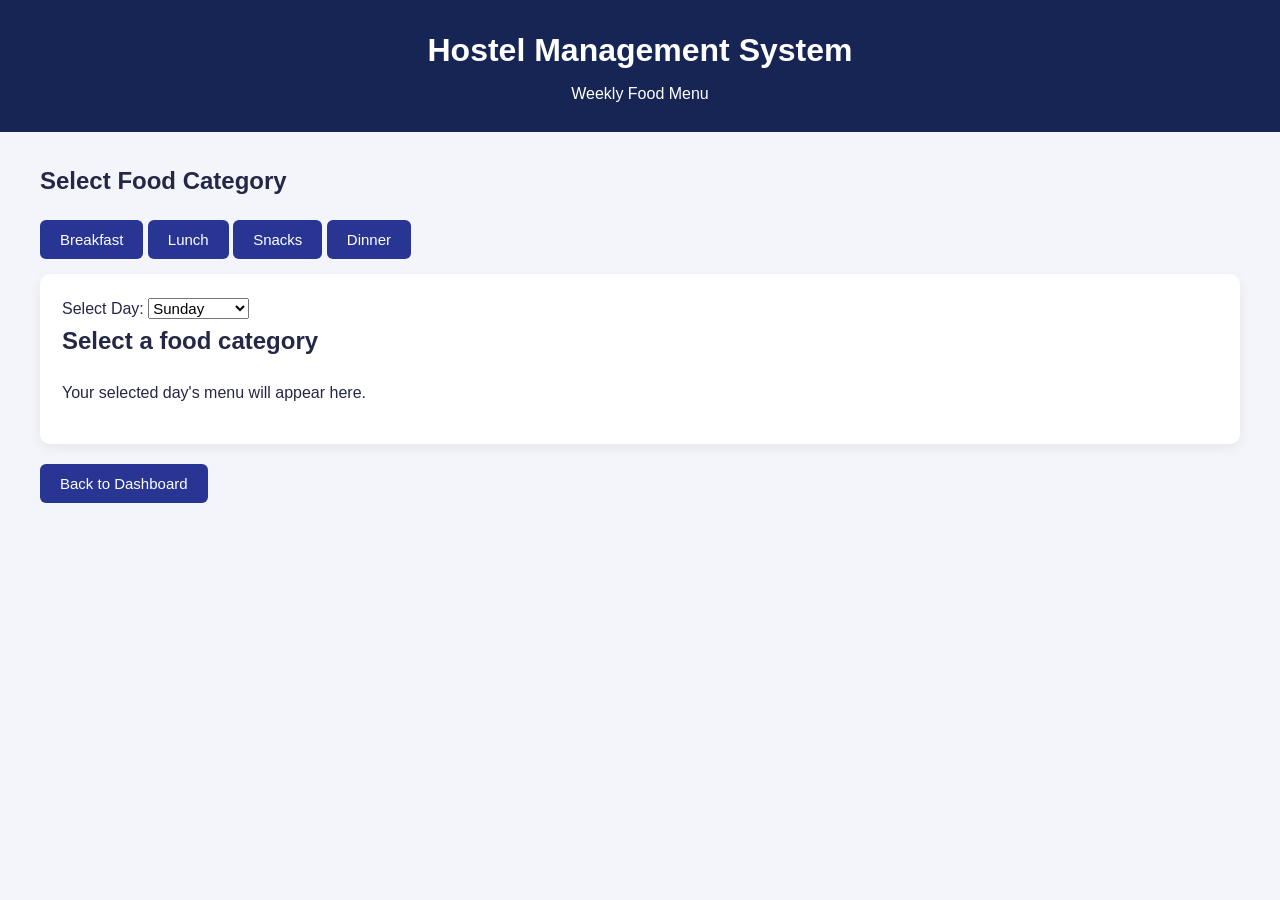
<file: csm/food.html>
<!DOCTYPE html><html lang="en">
<head>
    <meta charset="UTF-8">
    <meta name="viewport" content="width=device-width, initial-scale=1.0">
    <title>Hostel Food Menu</title>
    <link rel="stylesheet" href="style.css">
</head>
<body><header>
    <h1>Hostel Management System</h1>
    <p>Weekly Food Menu</p>
</header><main>
    <h2>Select Food Category</h2><div class="food-options">
    <button onclick="showMenu('Breakfast')">Breakfast</button>
    <button onclick="showMenu('Lunch')">Lunch</button>
    <button onclick="showMenu('Snacks')">Snacks</button>
    <button onclick="showMenu('Dinner')">Dinner</button>
</div>

<div class="panel">
    <label for="day">Select Day:</label>
    <select id="day" onchange="updateMenu()">
        <option>Sunday</option>
        <option>Monday</option>
        <option>Tuesday</option>
        <option>Wednesday</option>
        <option>Thursday</option>
        <option>Friday</option>
        <option>Saturday</option>
    </select>

    <h2 id="menuTitle">Select a food category</h2>
    <p id="menuDetails">Your selected day's menu will appear here.</p>
</div>

<button onclick="location.href='dashboard.html'">
    Back to Dashboard
</button>

</main><script>
let selectedCategory = "";

const menu = {
    Breakfast: {
        Sunday: "Puttu and Kadala Curry",
        Monday: "Idli and Sambar",
        Tuesday: "Dosa and Chutney",
        Wednesday: "Upma and Banana",
        Thursday: "Poori and Potato Curry",
        Friday: "Pongal and Sambar",
        Saturday: "Appam and Vegetable Stew"
    },
    Lunch: {
        Sunday: "Rice, Sambar, Avial and Payasam",
        Monday: "Rice, Sambar and Vegetable Thoran",
        Tuesday: "Rice, Fish Curry and Vegetables",
        Wednesday: "Rice, Rasam and Cabbage Thoran",
        Thursday: "Rice, Sambar and Avial",
        Friday: "Rice, Fish Curry and Vegetables",
        Saturday: "Rice, Sambar and Pickle"
    },
    Snacks: {
        Sunday: "Tea and Banana Fritters",
        Monday: "Tea and Biscuits",
        Tuesday: "Juice and Sandwich",
        Wednesday: "Tea and Samosa",
        Thursday: "Milk and Cake",
        Friday: "Tea and Puffs",
        Saturday: "Juice and Cutlet"
    },
    Dinner: {
        Sunday: "Chapati and Vegetable Curry",
        Monday: "Dosa and Sambar",
        Tuesday: "Vegetable Fried Rice",
        Wednesday: "Chapati and Dal",
        Thursday: "Idiyappam and Curry",
        Friday: "Rice and Chicken Curry",
        Saturday: "Appam and Egg Curry"
    }
};

function showMenu(category) {
    selectedCategory = category;
    updateMenu();
}

function updateMenu() {
    const day = document.getElementById("day").value;

    if (!selectedCategory) {
        document.getElementById("menuTitle").textContent =
            "Select a food category";
        document.getElementById("menuDetails").textContent =
            "Choose Breakfast, Lunch, Snacks or Dinner.";
        return;
    }

    document.getElementById("menuTitle").textContent =
        selectedCategory + " - " + day;

    document.getElementById("menuDetails").textContent =
        menu[selectedCategory][day];
}
</script></body>
</html>
</file>
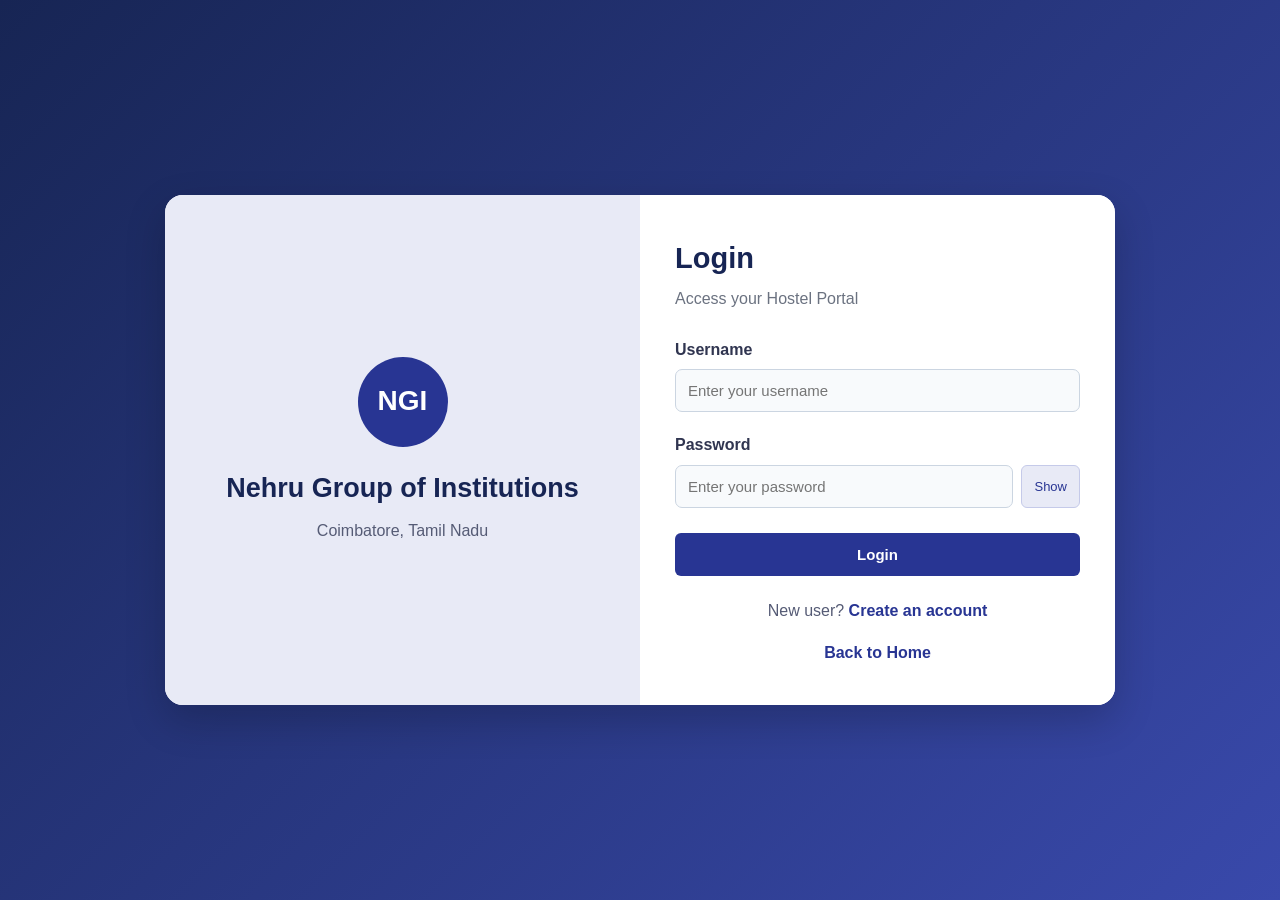
<file: csm/login.html>
<!DOCTYPE html><html lang="en">
<head>
    <meta charset="UTF-8">
    <meta name="viewport" content="width=device-width, initial-scale=1.0">
    <title>Hostel Portal Login</title>
    <link rel="stylesheet" href="style.css">
</head><body class="login-page"><div class="login-container">
    <div class="login-brand">
        <div class="login-logo">NGI</div>
        <h1>Nehru Group of Institutions</h1>
        <p>Coimbatore, Tamil Nadu</p>
    </div><div class="login-card">
    <h2>Login</h2>
    <p class="login-subtitle">Access your Hostel Portal</p>

    <form id="loginForm">
        <div class="login-field">
            <label for="username">Username</label>
            <input type="text" id="username"
                   placeholder="Enter your username" required>
        </div>

        <div class="login-field">
            <label for="password">Password</label>
            <div class="password-wrapper">
                <input type="password" id="password"
                       placeholder="Enter your password" required>
                <button type="button" id="toggleBtn"
                        class="show-password">Show</button>
            </div>
        </div>

        <button type="submit" class="login-button" id="loginButton">
            Login
        </button>
    </form>

    <p id="message" role="status"></p>

    <p class="register-text">
        New user? <a href="register.html">Create an account</a>
    </p>

    <a href="index.html" class="login-home">Back to Home</a>
</div>

</div><script>
const API_URL = "https://hostel-management-system-api-426c.onrender.com";

const form = document.getElementById("loginForm");
const message = document.getElementById("message");
const button = document.getElementById("loginButton");

document.getElementById("toggleBtn").addEventListener("click", function () {
    const password = document.getElementById("password");
    password.type = password.type === "password" ? "text" : "password";
    this.textContent = password.type === "password" ? "Show" : "Hide";
});

form.addEventListener("submit", async function (event) {
    event.preventDefault();

    button.disabled = true;
    message.style.color = "blue";
    message.textContent = "Checking login details...";

    const username = document.getElementById("username").value.trim();
    const password = document.getElementById("password").value;

    try {
        const response = await fetch(`${API_URL}/api/login`, {
            method: "POST",
            headers: {
                "Content-Type": "application/json"
            },
            body: JSON.stringify({ username, password })
        });

        const result = await response.json();

        if (!response.ok || !result.success || !result.student) {
            throw new Error(result.message || "Invalid username or password.");
        }

        const student = result.student;

        sessionStorage.setItem("loggedInStudent", JSON.stringify(student));
        localStorage.setItem("currentUser", JSON.stringify(student));
        sessionStorage.setItem("loggedInUser", student.username);

        message.style.color = "green";
        message.textContent = "Login successful! Opening dashboard...";

        setTimeout(function () {
            window.location.href = "dashboard.html";
        }, 1000);

    } catch (error) {
        message.style.color = "red";
        message.textContent = error.message === "Failed to fetch"
            ? "Cannot connect to the cloud backend. Please try again."
            : error.message;
    } finally {
        button.disabled = false;
    }
});
</script></body>
</html>
</file>
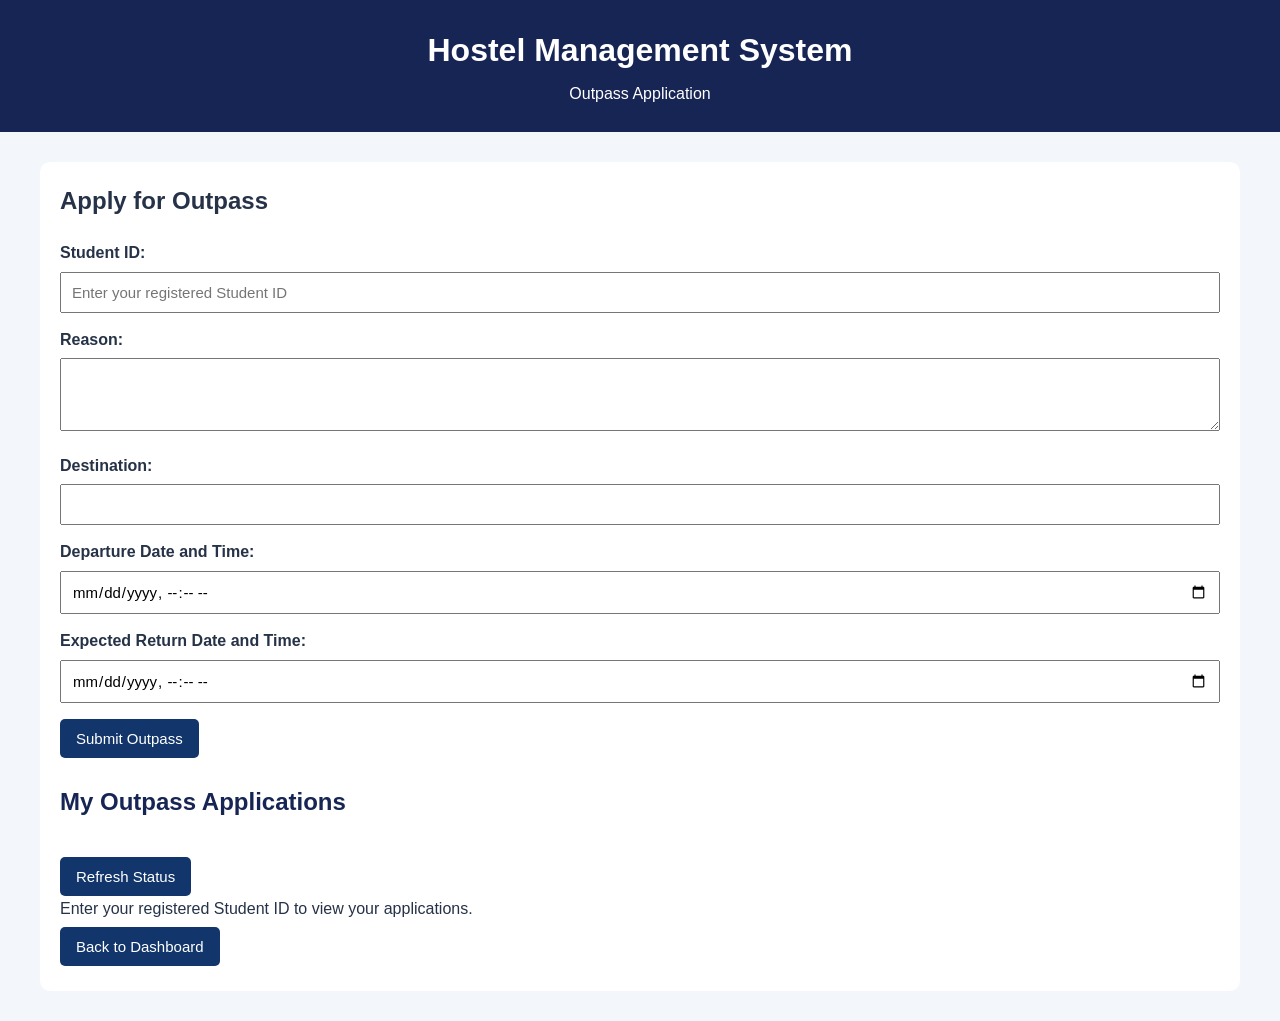
<file: csm/outpass.html>
<!DOCTYPE html><html lang="en">
<head>
<meta charset="UTF-8">
<meta name="viewport" content="width=device-width, initial-scale=1.0">
<title>Outpass Management</title>
<link rel="stylesheet" href="style.css">
<style>
body{font-family:Arial,sans-serif;margin:0;background:#f3f6fb;color:#263247}
header{background:#12366b;color:white;padding:20px;text-align:center}
main{max-width:650px;margin:25px auto;padding:20px;background:white;border-radius:10px}
label{display:block;margin-top:14px;font-weight:bold}
input,textarea{width:100%;padding:10px;margin-top:6px;box-sizing:border-box}
button{padding:11px 16px;margin-top:16px;border:0;border-radius:5px;background:#12366b;color:white;cursor:pointer}
#outpassMessage{white-space:pre-wrap}
</style>
</head>
<body>
<header>
<h1>Hostel Management System</h1>
<p>Outpass Application</p>
</header><main>
<h2>Apply for Outpass</h2><form id="outpassForm">
<label for="studentId">Student ID:</label>
<input id="studentId" required placeholder="Enter your registered Student ID"><label for="reason">Reason:</label>

<textarea id="reason" rows="3" required></textarea><label for="destination">Destination:</label>
<input id="destination" required>

<label for="departure">Departure Date and Time:</label>
<input id="departure" type="datetime-local" required>

<label for="returnDate">Expected Return Date and Time:</label>
<input id="returnDate" type="datetime-local" required>

<button type="submit" id="submitButton">Submit Outpass</button>

<p id="outpassMessage" role="status"></p>
</form><section>
<h2>My Outpass Applications</h2>
<button type="button" id="refreshButton">Refresh Status</button>
<div id="myOutpasses">Loading applications...</div>
</section><button type="button" onclick="location.href='dashboard.html'">
Back to Dashboard
</button>
</main><script>
const API_BASE = "https://hostel-management-system-api-426c.onrender.com";

function getStudentId() {
    const keys = [
        "student_id", "studentId", "loggedInStudentId",
        "currentStudentId", "username"
    ];

    for (const key of keys) {
        const value = localStorage.getItem(key) || sessionStorage.getItem(key);
        if (value && /^STU\d+$/i.test(value.trim())) return value.trim();
    }

    return "";
}

function getToken() {
    const keys = [
        "studentToken", "student_token", "token",
        "authToken", "access_token"
    ];

    for (const key of keys) {
        const value = localStorage.getItem(key) || sessionStorage.getItem(key);
        if (value) return value;
    }
    return "";
}

const form = document.getElementById("outpassForm");
const message = document.getElementById("outpassMessage");

form.addEventListener("submit", async function(event) {
    event.preventDefault();

    const studentId = document.getElementById("studentId").value.trim();
    const departure = document.getElementById("departure").value;
    const returnDate = document.getElementById("returnDate").value;

    if (new Date(returnDate) <= new Date(departure)) {
        message.textContent = "Return time must be after departure time.";
        return;
    }

    const button = document.getElementById("submitButton");
    button.disabled = true;
    message.textContent = "Submitting...";

    try {
        const response = await fetch(API_BASE + "/api/outpasses", {
            method: "POST",
            headers: {
                "Content-Type": "application/json",
                ...(getToken() ? {"Authorization": "Bearer " + getToken()} : {})
            },
            body: JSON.stringify({
                student_id: studentId,
                reason: document.getElementById("reason").value.trim(),
                destination: document.getElementById("destination").value.trim(),
                from_date: departure,
                to_date: returnDate
            })
        });

        const data = await response.json().catch(() => ({}));

        if (!response.ok) {
            throw new Error(data.error || data.message || "Request failed (" + response.status + ").");
        }

        message.textContent = data.message || "Outpass submitted successfully. Status: Pending.";
        form.reset();
        document.getElementById("studentId").value = studentId;
        await loadMyOutpasses();
    } catch (error) {
        message.textContent = "Could not submit outpass: " + error.message;
    } finally {
        button.disabled = false;
    }
});

async function loadMyOutpasses() {
    const studentId = document.getElementById("studentId").value.trim();
    const container = document.getElementById("myOutpasses");

    if (!studentId) {
        container.textContent = "Enter your registered Student ID to view your applications.";
        return;
    }

    try {
        const response = await fetch(
            API_BASE + "/api/outpasses?student_id=" + encodeURIComponent(studentId),
            {
                headers: getToken()
                    ? {"Authorization": "Bearer " + getToken()}
                    : {}
            }
        );

        const data = await response.json();

        if (!response.ok) {
            throw new Error(data.error || data.message || "Could not load applications.");
        }

        const records = Array.isArray(data) ? data :
            (data.outpasses || data.records || []);

        if (!records.length) {
            container.textContent = "No outpass applications found.";
            return;
        }

        container.innerHTML = records.map(item => `
            <div style="padding:12px;margin:10px 0;border:1px solid #ddd;border-radius:6px">
                <strong>Reason:</strong> ${escapeHTML(item.reason || "")}<br>
                <strong>Destination:</strong> ${escapeHTML(item.destination || "")}<br>
                <strong>Departure:</strong> ${escapeHTML(item.from_date || "")}<br>
                <strong>Return:</strong> ${escapeHTML(item.to_date || "")}<br>
                <strong>Status:</strong> ${escapeHTML(item.status || "Pending")}
            </div>
        `).join("");
    } catch (error) {
        container.textContent = "Could not load applications: " + error.message;
    }
}

function escapeHTML(value) {
    return String(value).replace(/[&<>"']/g, char => ({
        "&": "&amp;", "<": "&lt;", ">": "&gt;",
        '"': "&quot;", "'": "&#39;"
    })[char]);
}

document.getElementById("refreshButton").addEventListener("click", loadMyOutpasses);

document.getElementById("studentId").value = getStudentId();
document.getElementById("studentId").addEventListener("change", loadMyOutpasses);
loadMyOutpasses();
</script></body>
</html>
</file>
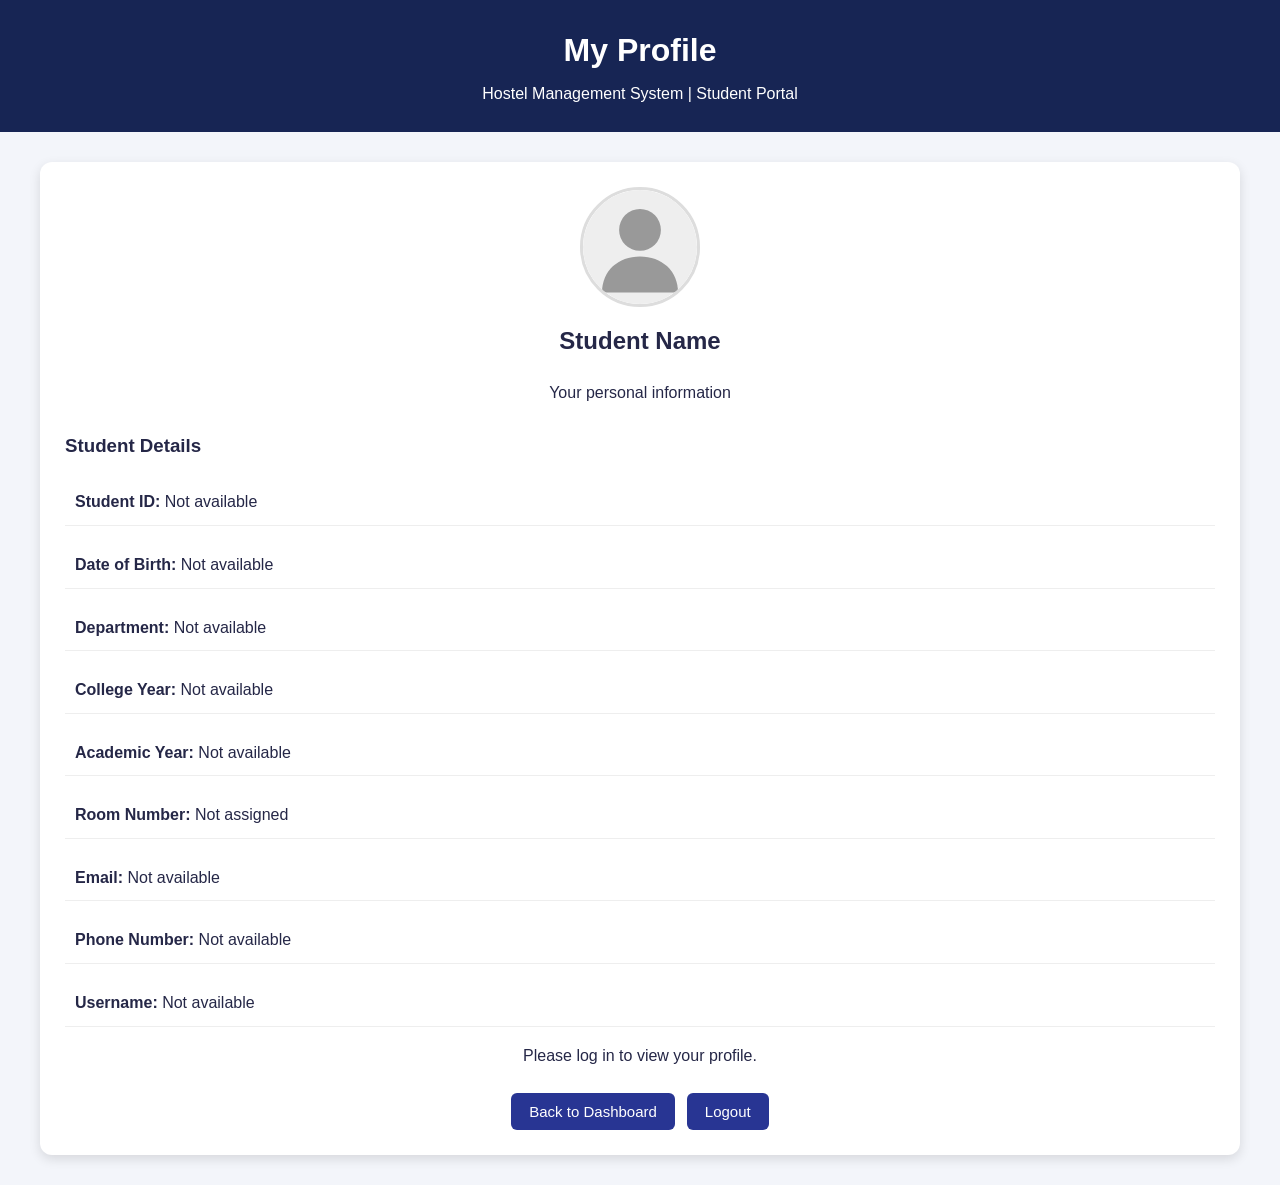
<file: csm/profile.html>
<!DOCTYPE html>
<html lang="en">

<head>
    <meta charset="UTF-8">
    <meta name="viewport" content="width=device-width, initial-scale=1.0">

    <title>My Profile - Hostel Management System</title>
    <link rel="stylesheet" href="style.css">

    <style>
        .profile-container {
            max-width: 750px;
            margin: 30px auto;
            padding: 25px;
            background: white;
            border-radius: 12px;
            box-shadow: 0 4px 12px rgba(0, 0, 0, 0.12);
        }

        .profile-heading {
            text-align: center;
            margin-bottom: 25px;
        }

        .profile-photo {
            width: 120px;
            height: 120px;
            border-radius: 50%;
            object-fit: cover;
            border: 3px solid #ddd;
            display: block;
            margin: 0 auto 15px;
        }

        .profile-info p {
            padding: 10px;
            border-bottom: 1px solid #eee;
            overflow-wrap: anywhere;
        }

        .profile-buttons {
            display: flex;
            justify-content: center;
            gap: 12px;
            flex-wrap: wrap;
            margin-top: 25px;
        }

        .profile-buttons button {
            padding: 10px 18px;
            border: none;
            border-radius: 6px;
            cursor: pointer;
        }

        #profileMessage {
            text-align: center;
            margin-top: 15px;
        }
    </style>
</head>

<body class="admin-page">

    <header class="admin-header">
        <h1>My Profile</h1>
        <p>Hostel Management System | Student Portal</p>
    </header>

    <main class="profile-container">

        <div class="profile-heading">

            <img
                id="profilePhoto"
                class="profile-photo"
                alt="Student profile photo"
                src="data:image/svg+xml,%3Csvg xmlns='http://www.w3.org/2000/svg' width='120' height='120' viewBox='0 0 120 120'%3E%3Crect width='120' height='120' rx='60' fill='%23eeeeee'/%3E%3Ccircle cx='60' cy='42' r='22' fill='%23999999'/%3E%3Cpath d='M20 108c0-23 17-38 40-38s40 15 40 38' fill='%23999999'/%3E%3C/svg%3E">

            <h2 id="studentName">Student Name</h2>
            <p>Your personal information</p>

        </div>

        <section class="profile-info">

            <h3>Student Details</h3>

            <p><strong>Student ID:</strong>
                <span id="studentId">Not available</span>
            </p>

            <p><strong>Date of Birth:</strong>
                <span id="studentDob">Not available</span>
            </p>

            <p><strong>Department:</strong>
                <span id="studentDepartment">Not available</span>
            </p>

            <p><strong>College Year:</strong>
                <span id="studentYear">Not available</span>
            </p>

            <p><strong>Academic Year:</strong>
                <span id="studentAcademicYear">Not available</span>
            </p>

            <p><strong>Room Number:</strong>
                <span id="studentRoom">Not assigned</span>
            </p>

            <p><strong>Email:</strong>
                <span id="studentEmail">Not available</span>
            </p>

            <p><strong>Phone Number:</strong>
                <span id="studentPhone">Not available</span>
            </p>

            <p><strong>Username:</strong>
                <span id="studentUsername">Not available</span>
            </p>

        </section>

        <p id="profileMessage" role="status"></p>

        <div class="profile-buttons">

            <button type="button"
                onclick="window.location.href='dashboard.html'">
                Back to Dashboard
            </button>

            <button type="button" id="logoutButton">
                Logout
            </button>

        </div>

    </main>

    <script>
        const message = document.getElementById("profileMessage");

        let student = null;

       try {
    student = JSON.parse(
        sessionStorage.getItem("loggedInStudent") ||
        localStorage.getItem("currentUser") ||
        "null"
    );
} catch (error) {
    student = null;
}

        if (!student) {
            message.textContent = "Please log in to view your profile.";

            setTimeout(function () {
                window.location.href = "login.html";
            }, 1500);

        } else {

            function showValue(elementId, value, fallback = "Not available") {
                document.getElementById(elementId).textContent =
                    value !== null && value !== undefined && value !== ""
                        ? value
                        : fallback;
            }

            showValue("studentName", student.name);
            showValue("studentId", student.student_id);
            showValue("studentDob", student.dob);
            showValue("studentDepartment", student.department);
            showValue("studentYear", student.year);
            showValue(
                "studentAcademicYear",
                student.academic_year || student.academicYear
            );
            showValue(
                "studentRoom",
                student.room_number || student.roomNumber,
                "Not assigned"
            );
            showValue("studentEmail", student.email);
            showValue("studentPhone", student.phone);
            showValue("studentUsername", student.username);

            // Display a profile photo if the login data contains one.
            if (student.profile_photo) {
                document.getElementById("profilePhoto").src =
                    student.profile_photo;
            }

            message.textContent = "Your profile has loaded successfully.";
        }

        document.getElementById("logoutButton").addEventListener(
            "click",
            function () {
                sessionStorage.removeItem("loggedInStudent");
                sessionStorage.removeItem("loggedInUser");
                localStorage.removeItem("currentUser");

                window.location.href = "login.html";
            }
        );
    </script>

</body>
</html>
</file>
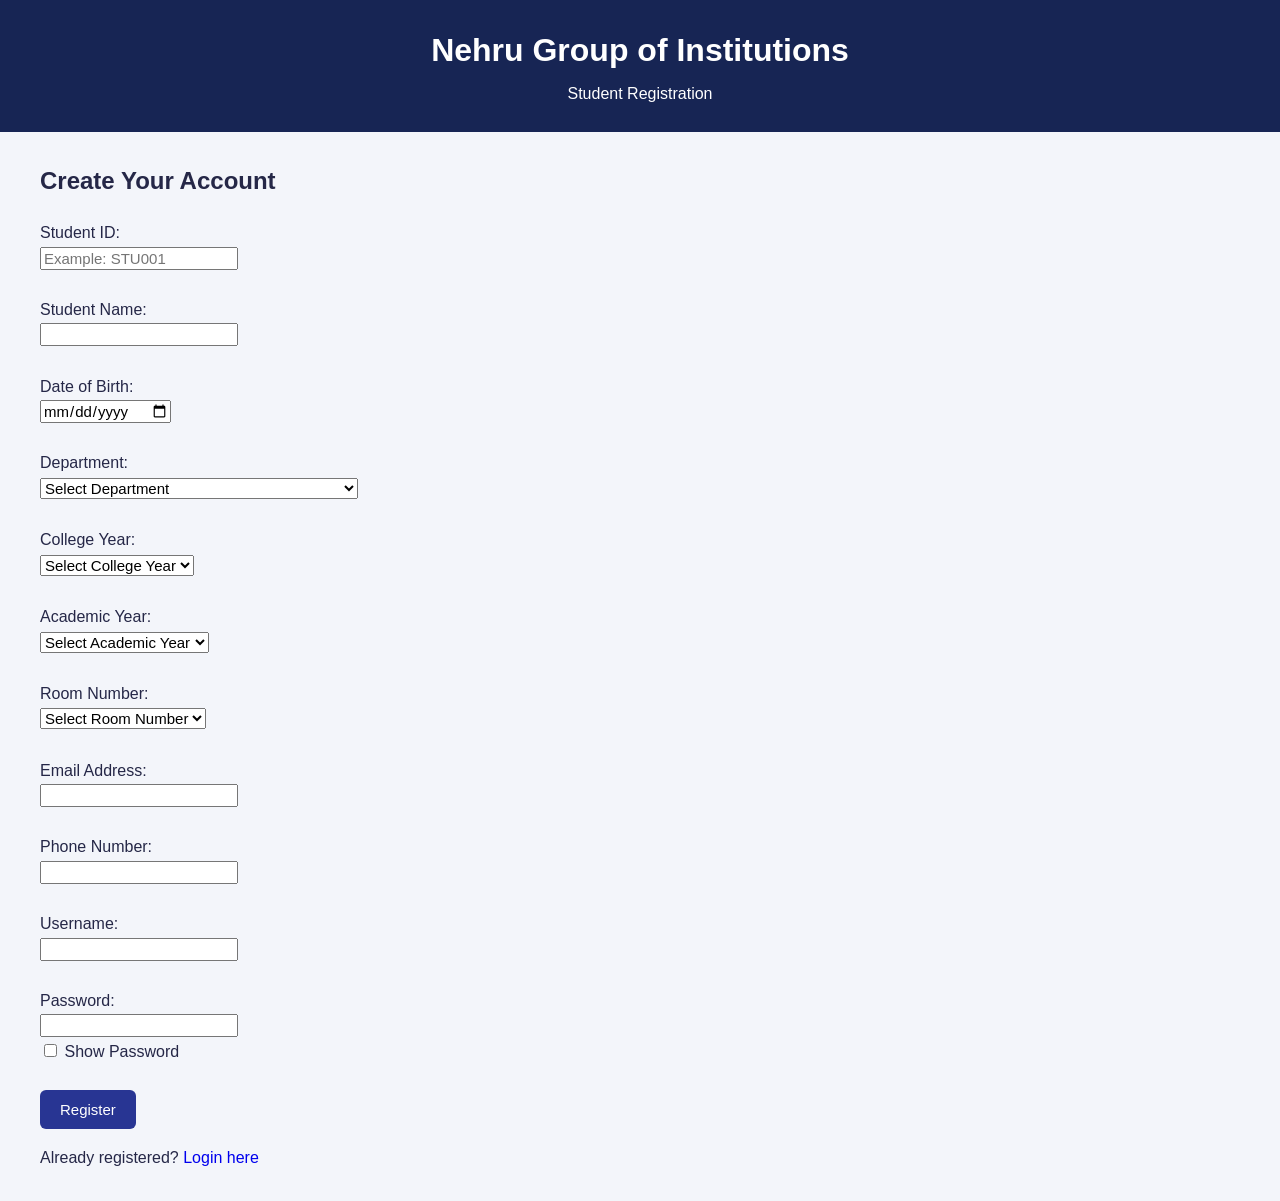
<file: csm/register.html>
<!DOCTYPE html><html lang="en">
<head>
    <meta charset="UTF-8">
    <meta name="viewport" content="width=device-width, initial-scale=1.0">
    <title>Student Registration - NGI Hostel Management</title>
    <link rel="stylesheet" href="style.css">
</head>
<body><header>
    <h1>Nehru Group of Institutions</h1>
    <p>Student Registration</p>
</header><main>
    <h2>Create Your Account</h2><form id="registerForm">
    <label for="studentId">Student ID:</label><br>
    <input type="text" id="studentId" pattern="STU[0-9]{3}"
           placeholder="Example: STU001" required><br><br>

    <label for="name">Student Name:</label><br>
    <input type="text" id="name" required><br><br>

    <label for="dob">Date of Birth:</label><br>
    <input type="date" id="dob" required><br><br>

    <label for="department">Department:</label><br>
    <select id="department" required>
        <option value="">Select Department</option>
        <option>Computer Science Engineering</option>
        <option>Information Technology</option>
        <option>Electronics and Communication Engineering</option>
        <option>Electrical and Electronics Engineering</option>
        <option>Mechanical Engineering</option>
        <option>Civil Engineering</option>
        <option>Artificial Intelligence and Data Science</option>
    </select><br><br>

    <label for="year">College Year:</label><br>
    <select id="year" required>
        <option value="">Select College Year</option>
        <option value="1st Year">1st Year</option>
        <option value="2nd Year">2nd Year</option>
        <option value="3rd Year">3rd Year</option>
        <option value="4th Year">4th Year</option>
    </select><br><br>

    <label for="academicYear">Academic Year:</label><br>
    <select id="academicYear" required>
        <option value="">Select Academic Year</option>
        <option value="2001-2004">2022-2026</option>
        <option value="2002-2006">2023-2027</option>
        <option value="2003-2007">2024-2028</option>
        <option value="2004-2008">2025-2029</option>
    </select><br><br>

    <label for="roomNumber">Room Number:</label><br>
    <select id="roomNumber" required>
        <option value="">Select Room Number</option>
        <option>101</option><option>102</option>
        <option>103</option><option>104</option>
        <option>201</option><option>202</option>
        <option>203</option><option>204</option>
        <option>301</option><option>302</option>
        <option>303</option><option>304</option>
    </select><br><br>

    <label for="email">Email Address:</label><br>
    <input type="email" id="email" required><br><br>

    <label for="phone">Phone Number:</label><br>
    <input type="tel" id="phone" pattern="[0-9]{10}"
           maxlength="10" required><br><br>

    <label for="username">Username:</label><br>
    <input type="text" id="username" minlength="3" required><br><br>

    <label for="password">Password:</label><br>
    <input type="password" id="password" minlength="8" required><br>

    <input type="checkbox" id="showPassword">
    <label for="showPassword">Show Password</label><br><br>

    <button type="submit" id="registerButton">Register</button>
</form>

<p>Already registered? <a href="login.html">Login here</a></p>
<p id="message" role="status"></p>

</main><script>
const API_URL = "https://hostel-management-system-api-426c.onrender.com";

const form = document.getElementById("registerForm");
const message = document.getElementById("message");
const button = document.getElementById("registerButton");

document.getElementById("showPassword").addEventListener("change", function () {
    document.getElementById("password").type =
        this.checked ? "text" : "password";
});

form.addEventListener("submit", async function (event) {
    event.preventDefault();

    button.disabled = true;
    message.textContent = "Registering...";

    const student = {
        student_id: document.getElementById("studentId").value.trim().toUpperCase(),
        name: document.getElementById("name").value.trim(),
        dob: document.getElementById("dob").value,
        department: document.getElementById("department").value,
        year: document.getElementById("year").value,
        academic_year: document.getElementById("academicYear").value,
        room_number: document.getElementById("roomNumber").value,
        email: document.getElementById("email").value.trim().toLowerCase(),
        phone: document.getElementById("phone").value.trim(),
        username: document.getElementById("username").value.trim(),
        password: document.getElementById("password").value
    };

    try {
        const response = await fetch(`${API_URL}/api/register`, {
            method: "POST",
            headers: {
                "Content-Type": "application/json"
            },
            body: JSON.stringify(student)
        });

        const result = await response.json();

        if (!response.ok || result.success === false) {
            throw new Error(result.message || "Registration failed.");
        }

        message.textContent = "Registration successful! Redirecting to login...";
        message.style.color = "green";

        setTimeout(() => {
            window.location.href = "login.html";
        }, 1200);

    } catch (error) {
        message.style.color = "red";
        message.textContent = error.message === "Failed to fetch"
            ? "Cannot connect to the cloud backend. Please try again."
            : error.message;
    } finally {
        button.disabled = false;
    }
});
</script></body>
</html>
</file>
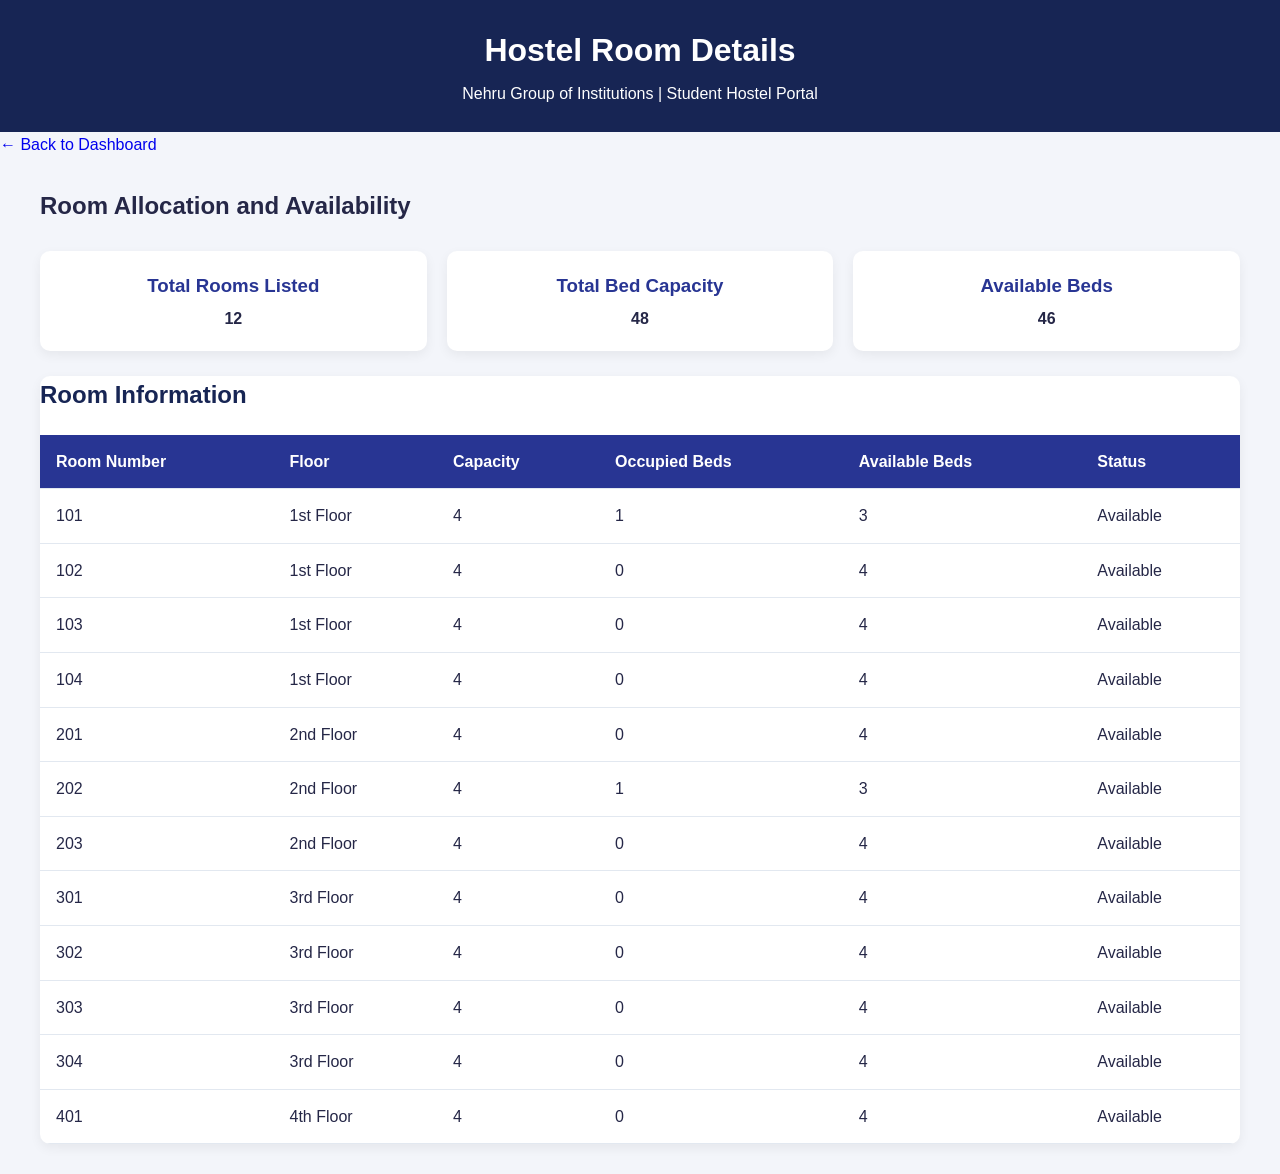
<file: csm/room.html>
<!DOCTYPE html><html lang="en">
<head>
    <meta charset="UTF-8">
    <meta name="viewport" content="width=device-width, initial-scale=1.0">
    <title>Hostel Room Details</title>
    <link rel="stylesheet" href="style.css">
</head><body class="room-page"><header class="room-header">
    <h1>Hostel Room Details</h1>
    <p>Nehru Group of Institutions | Student Hostel Portal</p>
</header>

<a href="dashboard.html" class="back-link">← Back to Dashboard</a>

<main class="room-content">

    <h2 class="page-title">Room Allocation and Availability</h2>

    <section class="room-summary">

        <div class="room-summary-card">
            <h3>Total Rooms Listed</h3>
            <strong>12</strong>
        </div>

        <div class="room-summary-card">
            <h3>Total Bed Capacity</h3>
            <strong>48</strong>
        </div>

        <div class="room-summary-card">
            <h3>Available Beds</h3>
            <strong>46</strong>
        </div>

    </section>

    <section class="room-table-container">
        <h2>Room Information</h2>

        <table class="room-table">
            <thead>
                <tr>
                    <th>Room Number</th>
                    <th>Floor</th>
                    <th>Capacity</th>
                    <th>Occupied Beds</th>
                    <th>Available Beds</th>
                    <th>Status</th>
                </tr>
            </thead>

            <tbody>
                <!-- First Floor -->
                <tr>
                    <td>101</td>
                    <td>1st Floor</td>
                    <td>4</td>
                    <td>1</td>
                    <td>3</td>
                    <td><span class="status-available">Available</span></td>
                </tr>

                <tr>
                    <td>102</td>
                    <td>1st Floor</td>
                    <td>4</td>
                    <td>0</td>
                    <td>4</td>
                    <td><span class="status-available">Available</span></td>
                </tr>

                <tr>
                    <td>103</td>
                    <td>1st Floor</td>
                    <td>4</td>
                    <td>0</td>
                    <td>4</td>
                    <td><span class="status-available">Available</span></td>
                </tr>

                <tr>
                    <td>104</td>
                    <td>1st Floor</td>
                    <td>4</td>
                    <td>0</td>
                    <td>4</td>
                    <td><span class="status-available">Available</span></td>
                </tr>

                <!-- Second Floor -->
                <tr>
                    <td>201</td>
                    <td>2nd Floor</td>
                    <td>4</td>
                    <td>0</td>
                    <td>4</td>
                    <td><span class="status-available">Available</span></td>
                </tr>

                <tr>
                    <td>202</td>
                    <td>2nd Floor</td>
                    <td>4</td>
                    <td>1</td>
                    <td>3</td>
                    <td><span class="status-available">Available</span></td>
                </tr>

                <tr>
                    <td>203</td>
                    <td>2nd Floor</td>
                    <td>4</td>
                    <td>0</td>
                    <td>4</td>
                    <td><span class="status-available">Available</span></td>
                </tr>

                <!-- Third Floor -->
                <tr>
                    <td>301</td>
                    <td>3rd Floor</td>
                    <td>4</td>
                    <td>0</td>
                    <td>4</td>
                    <td><span class="status-available">Available</span></td>
                </tr>

                <tr>
                    <td>302</td>
                    <td>3rd Floor</td>
                    <td>4</td>
                    <td>0</td>
                    <td>4</td>
                    <td><span class="status-available">Available</span></td>
                </tr>

                <tr>
                    <td>303</td>
                    <td>3rd Floor</td>
                    <td>4</td>
                    <td>0</td>
                    <td>4</td>
                    <td><span class="status-available">Available</span></td>
                </tr>

                <tr>
                    <td>304</td>
                    <td>3rd Floor</td>
                    <td>4</td>
                    <td>0</td>
                    <td>4</td>
                    <td><span class="status-available">Available</span></td>
                </tr>

                <!-- Fourth Floor -->
                <tr>
                    <td>401</td>
                    <td>4th Floor</td>
                    <td>4</td>
                    <td>0</td>
                    <td>4</td>
                    <td><span class="status-available">Available</span></td>
                </tr>
            </tbody>
        </table>
    </section>

</main>

</body>
</html>
</file>
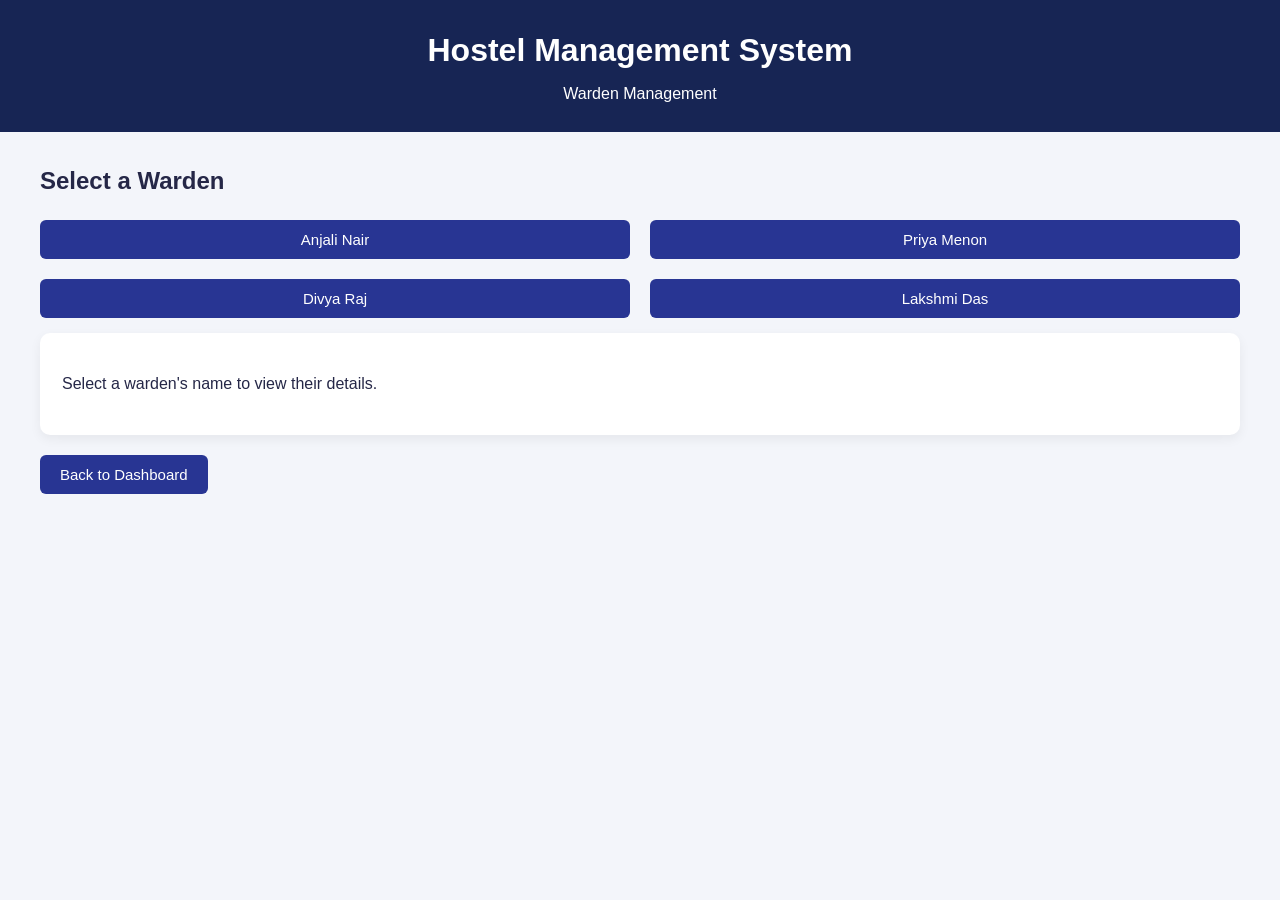
<file: csm/warden.html>
<!DOCTYPE html><html lang="en">
<head>
    <meta charset="UTF-8">
    <meta name="viewport" content="width=device-width, initial-scale=1.0">
    <title>Warden Details</title>
    <link rel="stylesheet" href="style.css">
</head>
<body><header>
    <h1>Hostel Management System</h1>
    <p>Warden Management</p>
</header><main>
    <h2>Select a Warden</h2><div class="warden-list">
    <button onclick="showWarden(0)">Anjali Nair</button>
    <button onclick="showWarden(1)">Priya Menon</button>
    <button onclick="showWarden(2)">Divya Raj</button>
    <button onclick="showWarden(3)">Lakshmi Das</button>
</div>

<div id="wardenDetails" class="panel">
    <p>Select a warden's name to view their details.</p>
</div>

<button onclick="location.href='dashboard.html'">
    Back to Dashboard
</button>

</main><script>
const wardens = [
    {
        name: "Anjali Nair",
        phone: "9000000001",
        floor: "First Floor",
        duty: "Morning and evening supervision",
        rooms: "101–110"
    },
    {
        name: "Priya Menon",
        phone: "9000000002",
        floor: "Second Floor",
        duty: "Student attendance and room supervision",
        rooms: "201–210"
    },
    {
        name: "Divya Raj",
        phone: "9000000003",
        floor: "Third Floor",
        duty: "Student safety and complaint handling",
        rooms: "301–310"
    },
    {
        name: "Lakshmi Das",
        phone: "9000000004",
        floor: "Ground Floor",
        duty: "Outpass verification and visitor supervision",
        rooms: "001–010"
    }
];

function showWarden(index) {
    const warden = wardens[index];

    document.getElementById("wardenDetails").innerHTML = `
        <h2>${warden.name}</h2>
        <p><strong>Phone:</strong> ${warden.phone}</p>
        <p><strong>Assigned Floor:</strong> ${warden.floor}</p>
        <p><strong>Duty:</strong> ${warden.duty}</p>
        <p><strong>Rooms:</strong> ${warden.rooms}</p>
    `;
}
</script></body>
</html>
</file>
<file: csm/style.css>
/* ==================================================

1. GENERAL STYLES
   ================================================== */

* {
  box-sizing: border-box;
  }

html {
scroll-behavior: smooth;
}

body {
margin: 0;
padding: 0;
font-family: Arial, Helvetica, sans-serif;
background: #f3f5fa;
color: #252747;
line-height: 1.6;
}

h1, h2, h3, h4 {
margin-top: 0;
}

a {
text-decoration: none;
}

button,
input,
select,
textarea {
font-family: inherit;
font-size: 15px;
}

button {
padding: 11px 20px;
border: none;
border-radius: 6px;
background: #283593;
color: white;
cursor: pointer;
transition: 0.2s;
}

button:hover {
background: #1a237e;
}

input,
select,
textarea {
max-width: 100%;
}

img {
max-width: 100%;
}

/* ==================================================
2. COLLEGE HOMEPAGE
================================================== */

.home-header {
padding: 25px 20px;
background: #172554;
color: white;
text-align: center;
}

.home-header h1 {
margin-bottom: 5px;
font-size: 30px;
}

.home-header p {
margin: 5px 0;
}

.home-logo {
width: 85px;
height: 85px;
margin: 0 auto 12px;
display: flex;
align-items: center;
justify-content: center;
border: 3px solid white;
border-radius: 50%;
background: white;
color: #172554;
font-size: 25px;
font-weight: bold;
}

.home-nav {
display: flex;
justify-content: center;
flex-wrap: wrap;
gap: 25px;
padding: 14px;
background: #283593;
}

.home-nav a {
color: white;
font-weight: bold;
}

.home-nav a:hover {
color: #fbbf24;
}

.home-hero {
padding: 65px 20px;
text-align: center;
background: linear-gradient(135deg, #e0e7ff, #f8fafc);
}

.home-hero h2 {
font-size: 34px;
color: #172554;
}

.home-hero p {
max-width: 700px;
margin: 15px auto;
font-size: 17px;
}

.hostel-portal-button {
display: inline-block;
margin-top: 18px;
padding: 13px 25px;
border-radius: 7px;
background: #283593;
color: white;
font-weight: bold;
}

.hostel-portal-button:hover {
background: #1a237e;
}

.home-section {
padding: 35px 20px;
text-align: center;
}

.home-section h2 {
color: #172554;
}

.home-info-container {
display: flex;
justify-content: center;
flex-wrap: wrap;
gap: 25px;
max-width: 1000px;
margin: 25px auto;
}

.home-info-card {
flex: 1 1 260px;
max-width: 450px;
padding: 25px;
background: white;
border-radius: 12px;
box-shadow: 0 4px 15px rgba(0, 0, 0, 0.08);
}

.home-person-photo {
width: 130px;
height: 150px;
margin: 0 auto 15px;
display: flex;
align-items: center;
justify-content: center;
overflow: hidden;
border-radius: 8px;
background: #e2e8f0;
}

.home-person-photo img {
width: 100%;
height: 100%;
object-fit: cover;
}

.home-contact {
padding: 25px 20px;
background: #172554;
color: white;
text-align: center;
}

.home-contact a {
color: #bfdbfe;
}

.home-footer {
padding: 15px;
background: #0f172a;
color: white;
text-align: center;
}

/* ==================================================
3. LOGIN PAGE
================================================== */

body.login-page {
min-height: 100vh;
display: flex;
align-items: center;
justify-content: center;
padding: 25px;
background: linear-gradient(135deg, #172554, #3949ab);
}

.login-container {
width: 100%;
max-width: 950px;
display: grid;
grid-template-columns: 1fr 1fr;
overflow: hidden;
border-radius: 18px;
background: white;
box-shadow: 0 15px 40px rgba(0, 0, 0, 0.2);
}

.login-brand {
display: flex;
flex-direction: column;
align-items: center;
justify-content: center;
padding: 40px 25px;
background: #e8eaf6;
text-align: center;
}

.login-logo {
width: 90px;
height: 90px;
display: flex;
align-items: center;
justify-content: center;
margin-bottom: 20px;
border-radius: 50%;
background: #283593;
color: white;
font-size: 28px;
font-weight: bold;
}

.login-brand h1 {
margin-bottom: 8px;
color: #172554;
font-size: 27px;
}

.login-brand p {
margin: 0;
color: #555b75;
}

.login-card {
padding: 40px 35px;
background: white;
}

.login-card h2 {
margin-bottom: 5px;
color: #172554;
font-size: 29px;
}

.login-subtitle {
margin-top: 0;
margin-bottom: 25px;
color: #6b7280;
}

.login-field {
margin-bottom: 20px;
}

.login-field label {
display: block;
margin-bottom: 7px;
font-weight: bold;
color: #303550;
}

.login-field input {
width: 100%;
min-width: 0;
padding: 12px;
border: 1px solid #cbd5e1;
border-radius: 7px;
outline: none;
background: #f8fafc;
}

.login-field input:focus {
border-color: #3949ab;
box-shadow: 0 0 0 3px rgba(57, 73, 171, 0.12);
}

.password-wrapper {
display: flex;
align-items: stretch;
gap: 8px;
}

.password-wrapper input {
flex: 1;
width: 0;
min-width: 0;
}

.login-card .password-wrapper .show-password {
flex: 0 0 auto;
padding: 8px 12px;
background: #e8eaf6;
color: #283593;
border: 1px solid #c5cae9;
border-radius: 6px;
font-size: 13px;
}

.login-card .password-wrapper .show-password:hover {
background: #c5cae9;
}

.login-button {
width: 100%;
padding: 13px;
margin-top: 5px;
background: #283593;
color: white;
font-weight: bold;
}

.login-button:hover {
background: #1a237e;
}

.register-text {
margin-top: 22px;
text-align: center;
color: #555b75;
}

.register-text a,
.login-home {
color: #283593;
font-weight: bold;
}

.login-home {
display: block;
margin-top: 15px;
text-align: center;
}

/* ==================================================
4. REGISTRATION PAGE
================================================== */

body.register-page {
min-height: 100vh;
padding: 30px 15px;
background: linear-gradient(135deg, #172554, #3949ab);
}

.register-container {
width: 100%;
max-width: 500px;
margin: 0 auto;
padding: 35px;
border-radius: 14px;
background: white;
box-shadow: 0 10px 30px rgba(0, 0, 0, 0.2);
}

.register-container h1,
.register-container h2 {
text-align: center;
color: #172554;
}

.register-container label {
display: block;
margin: 15px 0 6px;
font-weight: bold;
}

.register-container input,
.register-container select {
width: 100%;
padding: 12px;
border: 1px solid #cbd5e1;
border-radius: 6px;
background: #f8fafc;
}

.register-container input:focus,
.register-container select:focus {
outline: none;
border-color: #3949ab;
}

.register-container button {
width: 100%;
margin-top: 22px;
}

.register-container p {
text-align: center;
}

.register-container a {
color: #283593;
font-weight: bold;
}

/* ==================================================
5. DASHBOARD
================================================== */

body > header:not(.home-header):not(.admin-header) {
padding: 25px 20px;
background: #172554;
color: white;
text-align: center;
}

body > header:not(.home-header):not(.admin-header) h1 {
margin-bottom: 5px;
}

body > header:not(.home-header):not(.admin-header) p {
margin: 0;
}

body > main:not(.admin-main) {
width: calc(100% - 40px);
max-width: 1200px;
margin: 30px auto;
}

.dashboard {
display: grid;
grid-template-columns: repeat(4, minmax(0, 1fr));
gap: 20px;
margin-top: 25px;
}

.dashboard > .card {
display: block;
min-width: 0;
margin: 0;
padding: 23px 20px;
border: 1px solid #e2e8f0;
border-radius: 12px;
background: white;
color: #252747;
box-shadow: 0 4px 12px rgba(0, 0, 0, 0.06);
transition: transform 0.2s, box-shadow 0.2s;
}

.dashboard > .card:hover {
transform: translateY(-4px);
box-shadow: 0 8px 20px rgba(0, 0, 0, 0.12);
}

.dashboard > .card h3 {
margin-bottom: 8px;
color: #283593;
font-size: 20px;
}

.dashboard > .card p {
margin-bottom: 0;
color: #5b6178;
}

/* ==================================================
6. COMMON CONTENT PAGES
================================================== */

main section {
margin-top: 25px;
}

main section > h2 {
color: #172554;
}

.panel {
margin: 15px 0;
padding: 22px;
border-radius: 10px;
background: white;
box-shadow: 0 4px 12px rgba(0, 0, 0, 0.06);
}

main > button {
margin: 5px 8px 5px 0;
}

main > a {
color: #283593;
}

main ul {
padding-left: 25px;
}

/* ==================================================
7. ROOM ALLOCATION PAGE
Kept separate from Admin and Dashboard
================================================== */

.room-page {
background: #f3f5fa;
}

.room-header {
padding: 25px 20px;
background: #172554;
color: white;
text-align: center;
}

.room-header h1 {
margin-bottom: 5px;
}

.room-header p {
margin: 0;
}

.room-content {
width: calc(100% - 40px);
max-width: 1150px;
margin: 30px auto;
}

.room-summary {
display: grid;
grid-template-columns: repeat(3, minmax(0, 1fr));
gap: 20px;
margin-bottom: 25px;
}

.room-summary > div {
padding: 20px;
border-radius: 10px;
background: white;
text-align: center;
box-shadow: 0 4px 12px rgba(0, 0, 0, 0.06);
}

.room-summary h3 {
margin-bottom: 5px;
color: #283593;
}

.room-summary p {
margin: 0;
}

.room-table-container {
width: 100%;
overflow-x: auto;
margin-top: 20px;
border-radius: 10px;
background: white;
box-shadow: 0 4px 12px rgba(0, 0, 0, 0.06);
}

.room-table {
width: 100%;
min-width: 600px;
border-collapse: collapse;
}

.room-table th,
.room-table td {
padding: 14px 16px;
border-bottom: 1px solid #e2e8f0;
text-align: left;
}

.room-table th {
background: #283593;
color: white;
}

.room-table tr:hover td {
background: #f5f7ff;
}

/* ==================================================
8. TABLES
================================================== */

table:not(.room-table) {
width: 100%;
border-collapse: collapse;
background: white;
}

table:not(.room-table) th,
table:not(.room-table) td {
padding: 12px 15px;
border: 1px solid #e2e8f0;
text-align: left;
}

table:not(.room-table) th {
background: #283593;
color: white;
}

table:not(.room-table) tr:nth-child(even) {
background: #f8fafc;
}

.table-container {
width: 100%;
overflow-x: auto;
margin: 20px 0;
border-radius: 8px;
}

/* ==================================================
9. ADMIN PAGE
================================================== */

.admin-header {
padding: 25px 20px;
background: #172554;
color: white;
text-align: center;
}

.admin-header h1 {
margin-bottom: 5px;
}

.admin-header p {
margin: 0;
}

.admin-main {
width: calc(100% - 40px);
max-width: 1200px;
margin: 30px auto;
}

.admin-main > h2 {
margin-bottom: 8px;
color: #172554;
}

.admin-main > p {
color: #5b6178;
}

.admin-student-section {
margin: 30px 0;
}

.admin-student-section > h2,
.admin-management-section > h2 {
margin-bottom: 15px;
color: #172554;
}

.admin-student-card {
display: flex;
align-items: flex-start;
gap: 30px;
padding: 25px;
margin-top: 15px;
background: white;
border: 1px solid #e2e8f0;
border-radius: 12px;
box-shadow: 0 4px 15px rgba(0, 0, 0, 0.07);
}

.admin-student-photo {
width: 180px;
height: 220px;
flex: 0 0 180px;
overflow: hidden;
border-radius: 10px;
background: #e9edf5;
}

.admin-student-photo img {
display: block;
width: 100%;
height: 100%;
object-fit: cover;
}

.admin-student-info {
flex: 1;
min-width: 0;
}

.admin-student-info h3 {
margin: 0 0 15px;
color: #283593;
font-size: 23px;
}

.admin-student-info p {
margin: 9px 0;
overflow-wrap: anywhere;
}

.admin-student-info strong {
color: #303550;
}

.admin-view-button {
display: inline-block;
margin-top: 15px;
padding: 10px 18px;
border-radius: 6px;
background: #283593;
color: white;
font-weight: bold;
}

.admin-view-button:hover {
background: #1a237e;
}

.admin-management-section {
margin-top: 35px;
}

.admin-management-section .dashboard {
margin-top: 20px;
}

/* ==================================================
10. WARDEN PAGE
================================================== */

.warden-container {
width: calc(100% - 40px);
max-width: 1100px;
margin: 30px auto;
}

.warden-list {
display: grid;
grid-template-columns: repeat(2, minmax(0, 1fr));
gap: 20px;
}

.warden-card {
padding: 22px;
border-radius: 10px;
background: white;
box-shadow: 0 4px 12px rgba(0, 0, 0, 0.07);
}

.warden-card h3 {
color: #283593;
}

.warden-card p {
margin: 8px 0;
}

/* ==================================================
11. FOOD MENU PAGE
================================================== */

.food-container {
width: calc(100% - 40px);
max-width: 1100px;
margin: 30px auto;
}

.food-grid {
display: grid;
grid-template-columns: repeat(3, minmax(0, 1fr));
gap: 20px;
}

.food-card {
padding: 22px;
border-radius: 12px;
background: white;
box-shadow: 0 4px 12px rgba(0, 0, 0, 0.07);
}

.food-card h3 {
color: #283593;
}

.food-card p {
margin-bottom: 0;
}

/* ==================================================
12. OUTPASS PAGE
================================================== */

.outpass-content,
.fees-content,
.attendance-content,
.complaint-content {
width: calc(100% - 40px);
max-width: 1100px;
margin: 30px auto;
}

.outpass-form,
.complaint-form {
max-width: 700px;
padding: 25px;
border-radius: 10px;
background: white;
box-shadow: 0 4px 12px rgba(0, 0, 0, 0.07);
}

.outpass-form label,
.complaint-form label {
display: block;
margin: 15px 0 6px;
font-weight: bold;
}

.outpass-form input,
.outpass-form select,
.outpass-form textarea,
.complaint-form input,
.complaint-form select,
.complaint-form textarea {
width: 100%;
padding: 11px;
border: 1px solid #cbd5e1;
border-radius: 6px;
background: #f8fafc;
}

.outpass-form textarea,
.complaint-form textarea {
min-height: 100px;
resize: vertical;
}

.outpass-form button,
.complaint-form button {
margin-top: 20px;
}

/* ==================================================
13. FEES PAGE
================================================== */

.fees-content {
max-width: 1100px;
}

.fees-summary {
display: grid;
grid-template-columns: repeat(3, minmax(0, 1fr));
gap: 20px;
margin: 25px 0;
}

.fees-summary > div {
padding: 22px;
border-radius: 10px;
background: white;
box-shadow: 0 4px 12px rgba(0, 0, 0, 0.07);
}

.fees-summary h3 {
margin-bottom: 8px;
color: #283593;
}

.fees-summary p {
margin: 0;
font-size: 20px;
font-weight: bold;
}

.fees-table-container {
width: 100%;
overflow-x: auto;
margin: 20px 0;
border-radius: 10px;
background: white;
box-shadow: 0 4px 12px rgba(0, 0, 0, 0.07);
}

.fees-table {
width: 100%;
min-width: 650px;
border-collapse: collapse;
}

.fees-table th,
.fees-table td {
padding: 14px;
border-bottom: 1px solid #e2e8f0;
text-align: left;
}

.fees-table th {
background: #283593;
color: white;
}

.fees-table tr:hover td {
background: #f5f7ff;
}

/* ==================================================
14. ATTENDANCE PAGE
================================================== */

.attendance-summary {
display: grid;
grid-template-columns: repeat(3, minmax(0, 1fr));
gap: 20px;
margin: 25px 0;
}

.attendance-summary > div {
padding: 22px;
border-radius: 10px;
background: white;
text-align: center;
box-shadow: 0 4px 12px rgba(0, 0, 0, 0.07);
}

.attendance-summary h3 {
color: #283593;
}

.attendance-summary p {
margin-bottom: 0;
font-size: 20px;
font-weight: bold;
}

/* ==================================================
15. COMPLAINT PAGE
================================================== */

.complaint-form {
margin-bottom: 30px;
}

.complaint-status {
display: inline-block;
padding: 5px 10px;
border-radius: 15px;
background: #e0e7ff;
color: #283593;
font-size: 13px;
font-weight: bold;
}

/* ==================================================
16. STUDENT DETAILS PAGE
================================================== */

.student-container {
width: calc(100% - 40px);
max-width: 1100px;
margin: 30px auto;
}

.student-card {
display: flex;
align-items: flex-start;
gap: 25px;
padding: 25px;
border-radius: 12px;
background: white;
box-shadow: 0 4px 12px rgba(0, 0, 0, 0.07);
}

.student-photo {
width: 170px;
height: 210px;
flex-shrink: 0;
overflow: hidden;
border-radius: 10px;
background: #e9edf5;
}

.student-photo img {
width: 100%;
height: 100%;
object-fit: cover;
}

.student-info {
flex: 1;
min-width: 0;
}

.student-info h2 {
color: #283593;
}

.student-info p {
margin: 8px 0;
overflow-wrap: anywhere;
}

/* ==================================================
17. RESPONSIVE DESIGN
================================================== */

@media (max-width: 1000px) {
.dashboard {
grid-template-columns: repeat(2, minmax(0, 1fr));
}

.food-grid {
    grid-template-columns: repeat(2, minmax(0, 1fr));
}

}

@media (max-width: 700px) {
.login-container {
max-width: 500px;
grid-template-columns: 1fr;
}

.login-brand {
    padding: 25px 20px;
}

.login-logo {
    width: 65px;
    height: 65px;
    margin-bottom: 12px;
    font-size: 22px;
}

.login-brand h1 {
    font-size: 23px;
}

.login-card {
    padding: 30px 25px;
}

.room-summary,
.fees-summary,
.attendance-summary {
    grid-template-columns: 1fr;
}

.warden-list {
    grid-template-columns: 1fr;
}

.admin-student-card,
.student-card {
    flex-direction: column;
    align-items: flex-start;
}

.admin-student-photo,
.student-photo {
    width: 150px;
    height: 180px;
    flex-basis: auto;
}

.home-hero h2 {
    font-size: 27px;
}

}

@media (max-width: 500px) {
.dashboard,
.food-grid {
grid-template-columns: 1fr;
}

.admin-main,
.room-content,
.outpass-content,
.fees-content,
.attendance-content,
.complaint-content,
.student-container,
.warden-container {
    width: calc(100% - 24px);
    margin: 20px auto;
}

.admin-student-card {
    padding: 18px;
    gap: 18px;
}

.register-container {
    padding: 25px 20px;
}

.home-header h1 {
    font-size: 24px;
}

body > main:not(.admin-main) {
    width: calc(100% - 24px);
    margin: 20px auto;
}

button {
    max-width: 100%;
}

}
/* =========================================
NGI COLLEGE HOMEPAGE
========================================= */

.college-home-page {
margin: 0;
background: #f4f6fa;
color: #263247;
font-family: Arial, Helvetica, sans-serif;
}

.college-home-page .college-header {
display: flex;
align-items: center;
justify-content: center;
gap: 25px;
padding: 25px 20px;
background: #12366b;
color: white;
}

.college-home-page .college-logo {
position: relative;
width: 100px;
height: 100px;
flex-shrink: 0;
padding: 8px;
border-radius: 50%;
background: white;
display: flex;
align-items: center;
justify-content: center;
}

.college-home-page .college-logo img {
width: 100%;
height: 100%;
object-fit: contain;
}

.college-home-page .college-logo-text {
display: none;
align-items: center;
justify-content: center;
color: #12366b;
font-size: 28px;
font-weight: bold;
}

.college-home-page .college-info h1 {
margin: 0 0 8px;
font-size: 30px;
}

.college-home-page .college-info p {
margin: 5px 0;
}

.college-home-page .college-nav {
display: flex;
justify-content: center;
flex-wrap: wrap;
gap: 35px;
padding: 16px;
background: #0b2852;
}

.college-home-page .college-nav a {
color: white;
font-weight: bold;
}

.college-home-page .college-nav a:hover {
color: #facc15;
}

.college-home-page .welcome-section {
min-height: 330px;
display: flex;
align-items: center;
justify-content: center;
padding: 50px 25px;
text-align: center;
background: linear-gradient(135deg, #e0eaff, #ffffff);
}

.college-home-page .welcome-content {
max-width: 850px;
}

.college-home-page .welcome-content h2 {
margin-bottom: 18px;
color: #12366b;
font-size: 36px;
}

.college-home-page .welcome-content p {
margin: 0 auto 25px;
max-width: 750px;
font-size: 17px;
line-height: 1.8;
}

.college-home-page .portal-button {
display: inline-block;
padding: 13px 25px;
border-radius: 6px;
background: #12366b;
color: white;
font-weight: bold;
text-decoration: none;
transition: 0.2s;
}

.college-home-page .portal-button:hover {
background: #2055a0;
transform: translateY(-2px);
}

.college-home-page .management-section {
padding: 45px 20px;
text-align: center;
}

.college-home-page .management-section > h2 {
margin-bottom: 8px;
color: #12366b;
font-size: 30px;
}

.college-home-page .management-subtitle {
margin-bottom: 30px;
color: #657087;
}

.college-home-page .leader-container {
display: flex;
justify-content: center;
align-items: stretch;
flex-wrap: wrap;
gap: 30px;
max-width: 950px;
margin: 0 auto;
}

.college-home-page .leader-card {
flex: 1 1 300px;
max-width: 400px;
padding: 25px;
border: 1px solid #e0e5ef;
border-radius: 12px;
background: white;
box-shadow: 0 5px 18px rgba(18, 54, 107, 0.10);
}

.college-home-page .leader-photo {
width: 150px;
height: 170px;
margin: 0 auto 20px;
display: flex;
flex-direction: column;
align-items: center;
justify-content: flex-end;
overflow: hidden;
border-radius: 8px;
background: #e9edf5;
}

.college-home-page .person-head {
width: 48px;
height: 48px;
margin-bottom: 5px;
border-radius: 50%;
background: #b7c5da;
}

.college-home-page .person-body {
width: 95px;
height: 75px;
border-radius: 45px 45px 0 0;
background: #7c91b3;
}

.college-home-page .leader-card h3 {
margin-bottom: 5px;
color: #12366b;
font-size: 23px;
}

.college-home-page .leader-role {
margin-top: 0;
color: #4269a5;
font-weight: bold;
}

.college-home-page .leader-card > p:last-child {
color: #657087;
line-height: 1.7;
}

.college-home-page .hostel-portal-section {
padding: 45px 20px;
background: #e8eef8;
text-align: center;
}

.college-home-page .hostel-portal-section h2 {
color: #12366b;
font-size: 28px;
}

.college-home-page .hostel-portal-section p {
max-width: 750px;
margin: 0 auto 25px;
}

.college-home-page .college-footer {
padding: 25px 15px;
background: #0b2852;
color: white;
text-align: center;
}

.college-home-page .college-footer h3 {
margin-bottom: 8px;
}

.college-home-page .college-footer p {
margin: 6px 0;
font-size: 14px;
}

@media (max-width: 600px) {

.college-home-page .college-header {
    flex-direction: column;
    gap: 15px;
    text-align: center;
}

.college-home-page .college-info h1 {
    font-size: 24px;
}

.college-home-page .college-nav {
    gap: 15px;
}

.college-home-page .welcome-content h2 {
    font-size: 28px;
}

.college-home-page .leader-container {
    flex-direction: column;
    align-items: center;
}

.college-home-page .leader-card {
    width: 100%;
}

}
</file>
